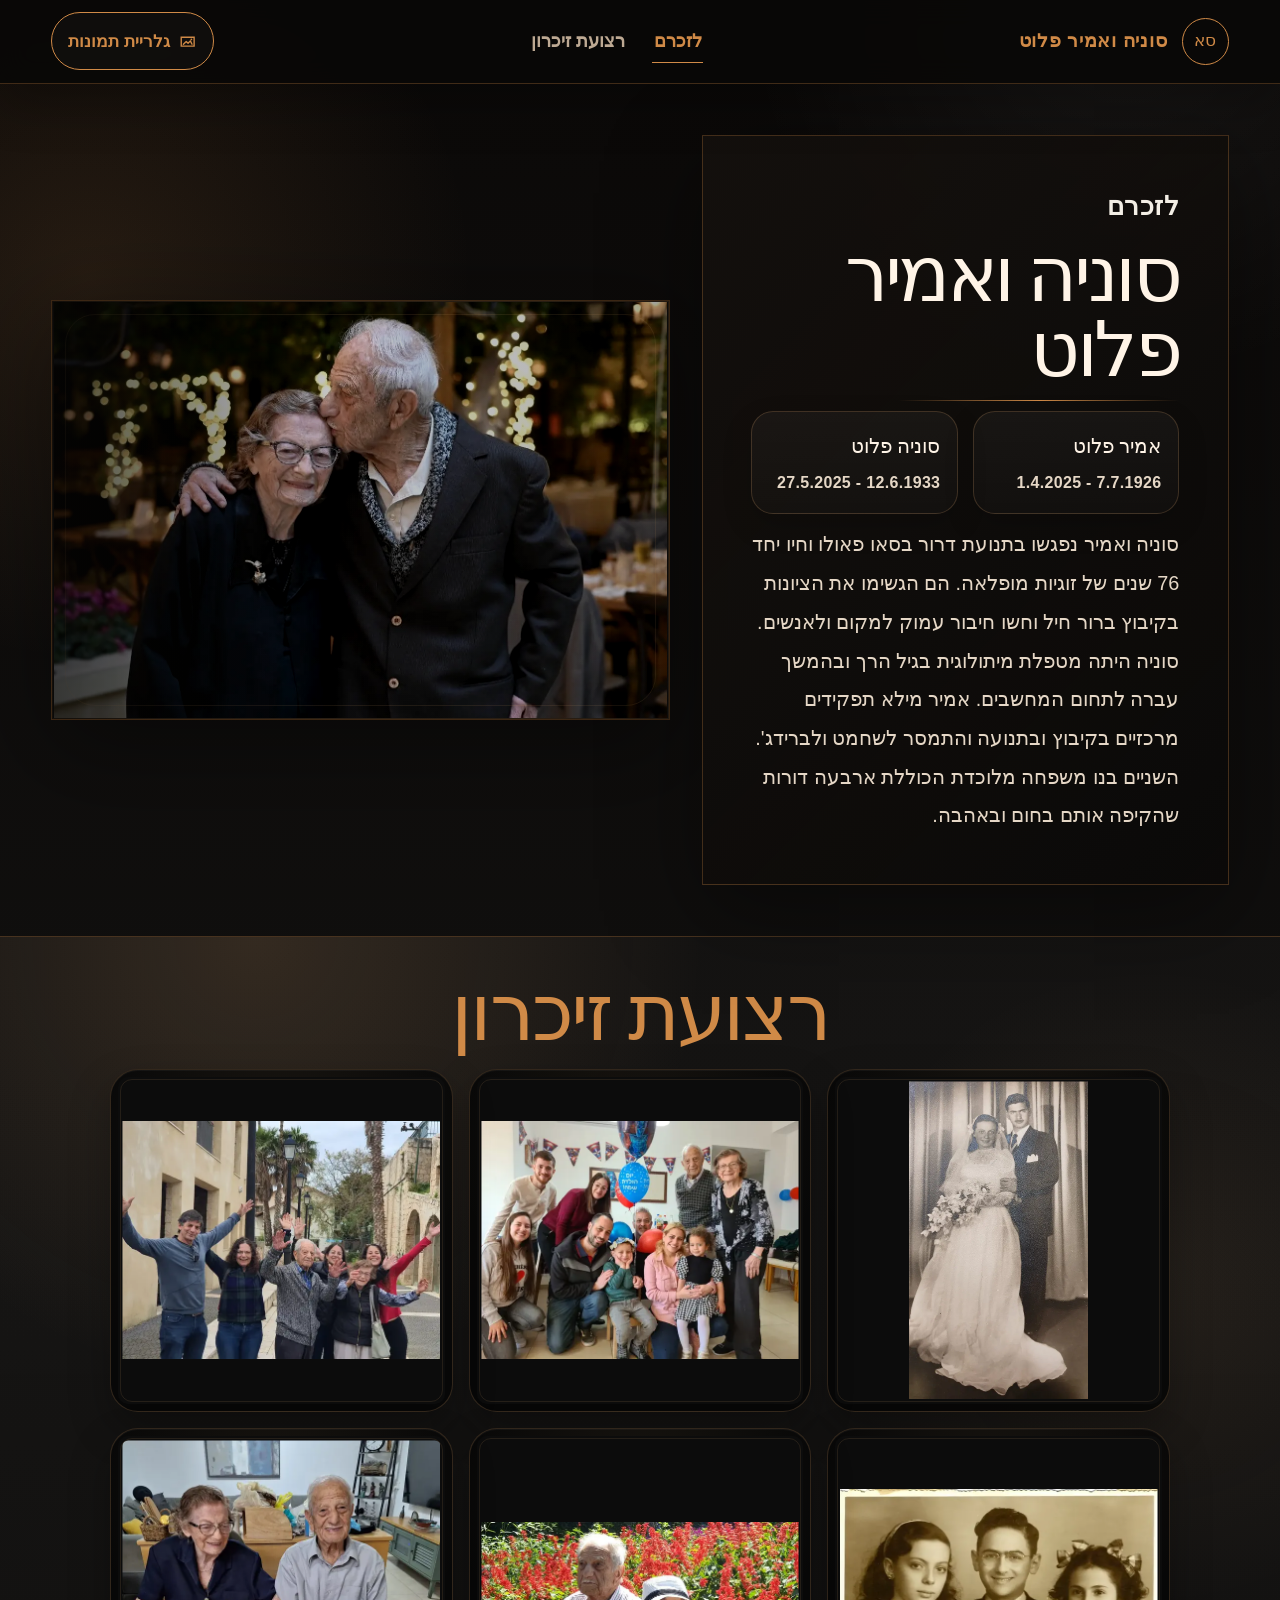
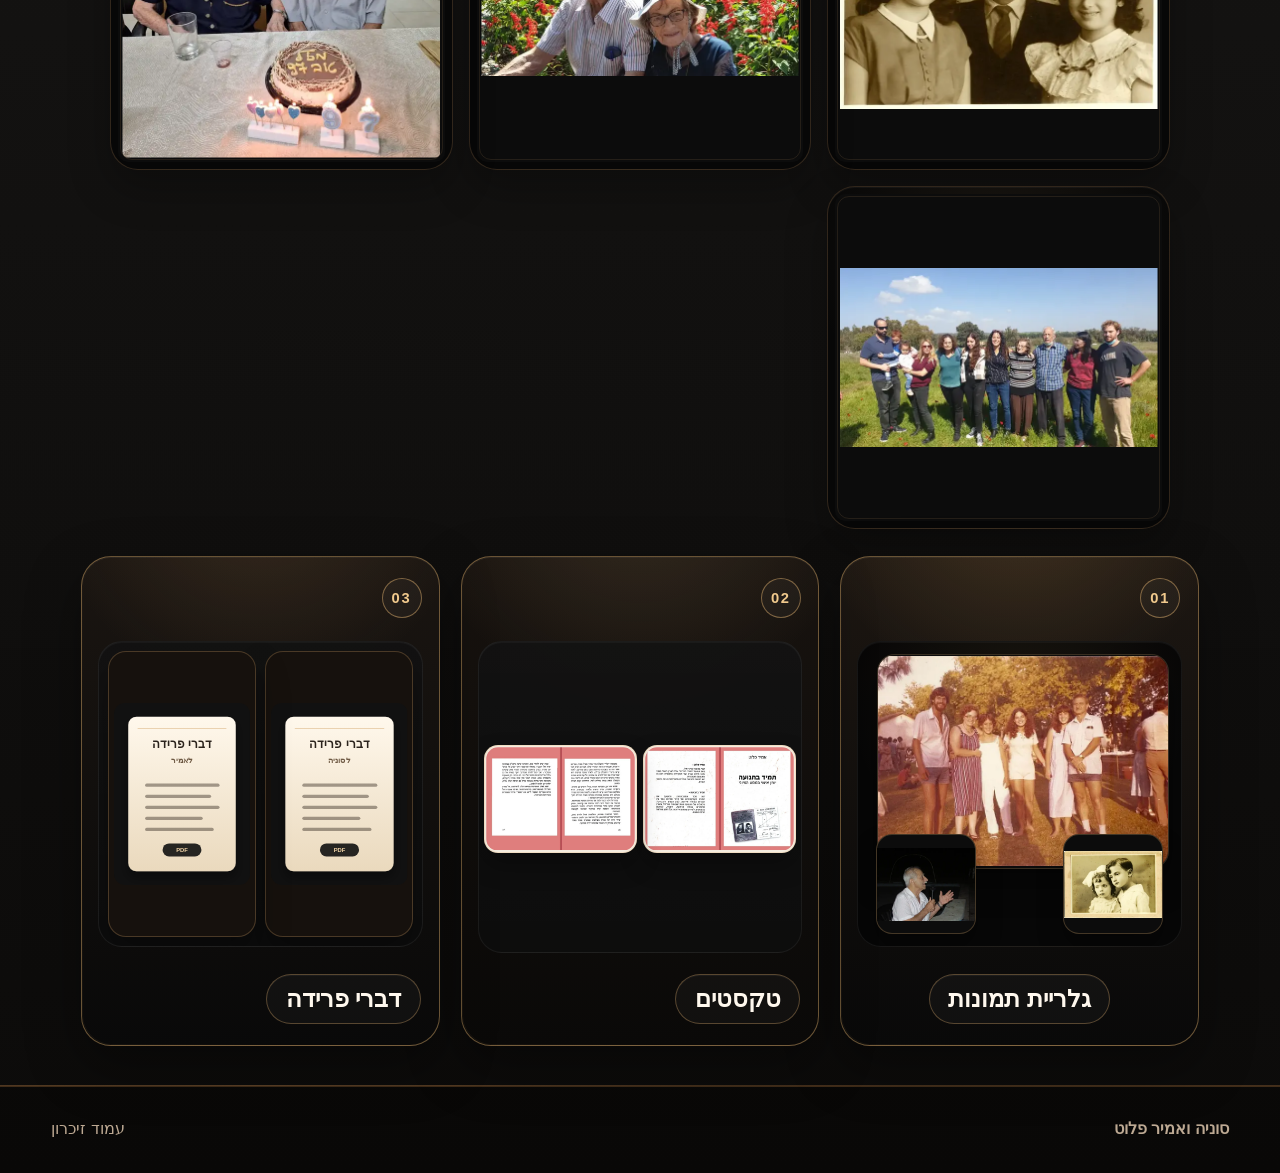
<file: index.html>
<!DOCTYPE html>
<html dir="rtl" lang="he">
<head>
  <meta charset="utf-8"/>
  <meta name="viewport" content="width=device-width, initial-scale=1"/>
  <title>סוניה ואמיר פלוט — עמוד זיכרון</title>
  <meta name="description" content="סוניה ואמיר נפגשו בתנועת דרור בסאו פאולו וחיו יחד 76 שנים של זוגיות מופלאה. הם הגשימו את הציונות בקיבוץ ברור חיל וחשו חיבור עמוק למקום ולאנשים."/>
  <meta property="og:type" content="website" />
  <meta property="og:title" content="סוניה ואמיר פלוט — עמוד זיכרון" />
  <meta property="og:description" content="סוניה ואמיר נפגשו בתנועת דרור בסאו פאולו וחיו יחד 76 שנים של זוגיות מופלאה. הם הגשימו את הציונות בקיבוץ ברור חיל." />
  <meta property="og:image" content="https://chengolz.github.io/gersh123/assets/shared-webp/photo-24.webp" />
  <meta property="og:url" content="https://chengolz.github.io/gersh123/index.html" />
  <meta name="twitter:card" content="summary_large_image" />
  <meta name="twitter:title" content="סוניה ואמיר פלוט — עמוד זיכרון" />
  <meta name="twitter:description" content="סוניה ואמיר נפגשו בתנועת דרור בסאו פאולו וחיו יחד 76 שנים של זוגיות מופלאה. הם הגשימו את הציונות בקיבוץ ברור חיל." />
  <meta name="twitter:image" content="https://chengolz.github.io/gersh123/assets/shared-webp/photo-24.webp" />
  <link rel="stylesheet" href="assets/css/site.css"/>
  <script defer src="assets/js/site.js"></script>
</head>
<body class="theme-museum final-black-page">
<div class="site-shell">
  <a class="skip-link" href="#main">דילוג לתוכן המרכזי</a>
  <header class="site-header">
    <a class="brand" href="index.html" aria-label="דף הבית">
      <span class="brand-mark">סא</span>
      <span>סוניה ואמיר פלוט</span>
    </a>
    <nav class="site-nav" aria-label="ניווט ראשי">
      <a href="#hero" class="is-active">לזכרם</a>
      <a href="#ribbon">רצועת זיכרון</a>
    </nav>
    <a class="header-cta" href="gallery.html">
      <svg aria-hidden="true" focusable="false" viewBox="0 0 24 24"><path d="M4 6.5h16v11H4z" fill="none" stroke="currentColor" stroke-width="1.7"></path><path d="m6.7 15.2 3.5-3.4 2.3 2.2 2.8-3 2.1 4.2" fill="none" stroke="currentColor" stroke-linecap="round" stroke-linejoin="round" stroke-width="1.7"></path><circle cx="16.6" cy="9.2" fill="currentColor" r="1.1"></circle></svg>
      גלריית תמונות
    </a>
  </header>

  <main id="main" tabindex="-1">
    <section class="museum-hero hero-clean" id="hero" aria-labelledby="hero-title">
      <div class="museum-copy">
        <p class="eyebrow">לזכרם</p>
        <h1 id="hero-title">סוניה ואמיר פלוט</h1>
        <div aria-hidden="true" class="gold-line"></div>
        <div class="date-pair hero-dates-first">
          <div class="date-chip"><strong>אמיר פלוט</strong><span><time datetime="1926-07-07">7.7.1926</time> - <time datetime="2025-04-01">1.4.2025</time></span></div>
          <div class="date-chip"><strong>סוניה פלוט</strong><span><time datetime="1933-06-12">12.6.1933</time> - <time datetime="2025-05-27">27.5.2025</time></span></div>
        </div>
        <p class="lead unified-lead">סוניה ואמיר נפגשו בתנועת דרור בסאו פאולו וחיו יחד 76 שנים של זוגיות מופלאה. הם הגשימו את הציונות בקיבוץ ברור חיל וחשו חיבור עמוק למקום ולאנשים. סוניה היתה מטפלת מיתולוגית בגיל הרך ובהמשך עברה לתחום המחשבים. אמיר מילא תפקידים מרכזיים בקיבוץ ובתנועה והתמסר לשחמט ולברידג'. השניים בנו משפחה מלוכדת הכוללת ארבעה דורות שהקיפה אותם בחום ובאהבה.</p>
      </div>
      <div class="museum-cover">
        <figure class="photo-cover hero-photo ornate-frame" data-full="assets/shared-webp/photo-24.webp" tabindex="0" role="button" aria-label="הגדל תמונה: סוניה ואמיר יחד">
          <img src="assets/shared-webp/photo-24.webp" alt="סוניה ואמיר יחד" width="1275" height="866" loading="eager" decoding="async"/></figure>
</div>
    </section>

    <section id="ribbon" class="section ribbon-cards-section memory-hub-section" aria-labelledby="ribbon-title">
      <div class="container">
        <div class="section-heading">
          <h2 id="ribbon-title" class="section-title">רצועת זיכרון</h2>
        </div>
        <ul class="memory-strip-photos" aria-label="תמונות נבחרות מתוך האלבום">
          <li class="memory-strip-item"><figure class="memory-photo-small memory-item ornate-frame photo-cover fixed-wedding-photo">
            <img src="assets/shared-webp/photo-14.webp" alt="תמונת חתונה של סוניה ואמיר" width="619" height="1100" loading="lazy" decoding="async"/>
          </figure></li>
          <li class="memory-strip-item"><figure class="memory-photo-small memory-item ornate-frame photo-cover" data-full="assets/shared-webp/photo-11.webp" tabindex="0" role="button" aria-label="הגדל תמונה: מפגש משפחתי רחב">
            <img src="assets/thumbs-webp/photo-11.webp" alt="מפגש משפחתי רחב" width="640" height="480" loading="lazy" decoding="async"/>
          </figure></li>
          <li class="memory-strip-item"><figure class="memory-photo-small memory-item ornate-frame photo-cover" data-full="assets/shared-webp/photo-17.webp" tabindex="0" role="button" aria-label="הגדל תמונה: משפחה מטיילת יחד">
            <img src="assets/thumbs-webp/photo-17.webp" alt="משפחה מטיילת יחד" width="640" height="480" loading="lazy" decoding="async"/>
          </figure></li>
          <li class="memory-strip-item"><figure class="memory-photo-small memory-item ornate-frame photo-cover" data-full="assets/shared-webp/photo-19.webp" tabindex="0" role="button" aria-label="הגדל תמונה: דיוקן משפחתי ישן">
            <img src="assets/thumbs-webp/photo-19.webp" alt="דיוקן משפחתי ישן" width="640" height="443" loading="lazy" decoding="async"/>
          </figure></li>
          <li class="memory-strip-item"><figure class="memory-photo-small memory-item ornate-frame photo-cover" data-full="assets/shared-webp/photo-10.webp" tabindex="0" role="button" aria-label="הגדל תמונה: סוניה ואמיר בטיול משותף">
            <img src="assets/thumbs-webp/photo-10.webp" alt="סוניה ואמיר בטיול משותף" width="640" height="502" loading="lazy" decoding="async"/>
          </figure></li>
          <li class="memory-strip-item"><figure class="memory-photo-small memory-item ornate-frame photo-cover" data-full="assets/shared-webp/photo-13.webp" tabindex="0" role="button" aria-label="הגדל תמונה: חגיגה משפחתית">
            <img src="assets/thumbs-webp/photo-13.webp" alt="חגיגה משפחתית" width="640" height="480" loading="lazy" decoding="async"/>
          </figure></li>
          <li class="memory-strip-item"><figure class="memory-photo-small memory-item ornate-frame photo-cover" data-full="assets/shared-webp/photo-16.webp" tabindex="0" role="button" aria-label="הגדל תמונה: רגע משפחתי משותף">
            <img src="assets/thumbs-webp/photo-16.webp" alt="רגע משפחתי משותף" width="640" height="360" loading="lazy" decoding="async"/>
          </figure></li>
        </ul>

        <div class="memory-actions-center atelier-ribbon-grid" aria-label="קישורים מרכזיים">
          <a class="memory-tile action-tile memory-item atelier-card atelier-gallery-card" href="gallery.html">
            <div class="atelier-card-top">
              <span class="atelier-index" aria-hidden="true">01</span>
            </div>
            <div class="atelier-preview atelier-gallery-preview" aria-hidden="true">
              <img class="atelier-gallery-main" src="assets/thumbs-webp/photo-18.webp" alt="" width="640" height="464" loading="lazy" decoding="async"/>
              <img class="atelier-gallery-thumb thumb-a" src="assets/thumbs-webp/photo-20.webp" alt="" width="640" height="435" loading="lazy" decoding="async"/>
              <img class="atelier-gallery-thumb thumb-b" src="assets/thumbs-webp/photo-21.webp" alt="" width="640" height="480" loading="lazy" decoding="async"/>
            </div>
            <div class="atelier-card-bottom">
              <span class="atelier-card-title">גלריית תמונות</span>
            </div>
          </a>

          <button type="button" class="memory-tile action-tile memory-item atelier-card atelier-texts-card" data-modal-target="texts-modal" aria-controls="texts-modal" aria-expanded="false">
            <div class="atelier-card-top">
              <span class="atelier-index" aria-hidden="true">02</span>
            </div>
            <div class="atelier-preview atelier-pages-preview" aria-hidden="true">
              <img src="assets/texts/photo-25.webp" alt="" width="1040" height="720" loading="lazy" decoding="async"/>
              <img src="assets/texts/photo-26.webp" alt="" width="1040" height="720" loading="lazy" decoding="async"/>
            </div>
            <div class="atelier-card-bottom">
              <span class="atelier-card-title">טקסטים</span>
            </div>
          </button>

          <button type="button" class="memory-tile action-tile memory-item atelier-card atelier-farewell-card" data-modal-target="farewell-modal" aria-controls="farewell-modal" aria-expanded="false">
            <div class="atelier-card-top">
              <span class="atelier-index" aria-hidden="true">03</span>
            </div>
            <div class="atelier-preview atelier-docs-preview" aria-hidden="true">
              <img class="doc-a" src="assets/docs/farewell-sonia-preview.svg" alt="" width="420" height="560" loading="lazy" decoding="async"/>
              <img class="doc-b" src="assets/docs/farewell-amir-preview.svg" alt="" width="420" height="560" loading="lazy" decoding="async"/>
            </div>
            <div class="atelier-card-bottom">
              <span class="atelier-card-title">דברי פרידה</span>
            </div>
          </button>
        </div></div>
    </section>
  </main>

  <footer class="footer">
    <div class="footer-inner">
      <strong>סוניה ואמיר פלוט</strong>
      <span>עמוד זיכרון</span>
    </div>
  </footer>
  <dialog class="memory-modal" id="texts-modal" aria-labelledby="texts-title">
    <div class="memory-modal-dialog" role="dialog" aria-modal="true" aria-labelledby="texts-title">
      <button type="button" class="memory-modal-close" data-modal-close aria-label="סגירה"><svg aria-hidden="true" fill="none" viewBox="0 0 24 24"><path d="M6 6l12 12M18 6 6 18" stroke="currentColor" stroke-linecap="round" stroke-width="2"></path></svg></button>
      <div class="memory-modal-head"><h3 id="texts-title">טקסטים</h3></div>
      <div class="memory-modal-grid writings-modal-grid">
        <figure class="photo-frame photo-contain ornate-frame writing-card" data-full="assets/texts/photo-25.webp" tabindex="0" role="button" aria-label="הגדל תמונה: מכתביו עמוד ראשון"><img src="assets/texts/photo-25.webp" alt="מכתביו עמוד ראשון" width="640" height="443" loading="lazy" decoding="async"/><figcaption class="caption-bar"><strong>מכתביו</strong><span>עמוד ראשון</span></figcaption></figure>
        <figure class="photo-frame photo-contain ornate-frame writing-card" data-full="assets/texts/photo-26.webp" tabindex="0" role="button" aria-label="הגדל תמונה: מכתביו עמוד שני"><img src="assets/texts/photo-26.webp" alt="מכתביו עמוד שני" width="640" height="443" loading="lazy" decoding="async"/><figcaption class="caption-bar"><strong>מכתביו</strong><span>עמוד שני</span></figcaption></figure>
      </div>
    
      <div class="transcript-tools" data-transcript-wrapper>
        <button type="button" class="transcript-toggle" data-transcript-toggle aria-expanded="false" aria-controls="letters-transcript">
          הצג טקסט מוקלד
        </button>
        <div class="transcript-panel" id="letters-transcript" hidden>
          <h4>תעתיק נגיש לעמודים המוצגים</h4>
          <p><strong>אמיר פלוט</strong> — חבר בקיבוץ ברור חיל. בוגר תנועת “דרור” בברזיל. עלה לארץ בשנת 1952 ומאז מילא שורה של תפקידים במסגרת הקיבוץ והתנועה הקיבוצית. יצא מטעם התנועה והמדינה לשליחויות רבות ברחבי העולם.</p>
          <p><strong>תמיד בתנועה</strong> — ספר אוטוביוגרפי המשקף את החוויה הקולקטיבית של דור השומר הצעיר, בין ההורים במזרח אירופה לבין הבנים “הצברים”. הספר מתאר את התנועה ההתיישבותית בברזיל ובארץ בצורה מרתקת, חיננית, לעיתים בגעגועים, לעיתים במעט אירוניה, וכל הזמן בהרבה אהבה.</p>
          <p><strong>תמיד בתנועה — יומן אישי במסע הציוני.</strong></p>
        </div>
      </div>

    </div>
  </dialog>

  <dialog class="memory-modal" id="farewell-modal" aria-labelledby="farewell-title">
    <div class="memory-modal-dialog" role="dialog" aria-modal="true" aria-labelledby="farewell-title">
      <button type="button" class="memory-modal-close" data-modal-close aria-label="סגירה"><svg aria-hidden="true" fill="none" viewBox="0 0 24 24"><path d="M6 6l12 12M18 6 6 18" stroke="currentColor" stroke-linecap="round" stroke-width="2"></path></svg></button>
      <div class="memory-modal-head"><h3 id="farewell-title">דברי פרידה</h3></div>
      <div class="memory-modal-grid doc-grid modal-doc-grid">
        <a class="doc-card refined-card" href="assets/docs/farewell-sonia.pdf" target="_blank" rel="noopener noreferrer">
          <span class="doc-ico"><svg aria-hidden="true" focusable="false" viewBox="0 0 24 24"><path d="M6 3.5h8l4 4v13H6z" fill="none" stroke="currentColor" stroke-width="1.7"></path><path d="M14 3.5v4h4M8.5 12h7M8.5 15h7M8.5 18h4" fill="none" stroke="currentColor" stroke-linecap="round" stroke-width="1.7"></path></svg></span>
          <strong>דברי פרידה לסוניה</strong>
          <h3>אורלי בתה</h3>
          <p>לפתיחת המסמך המלא</p>
        </a>
        <a class="doc-card refined-card" href="assets/docs/farewell-amir.pdf" target="_blank" rel="noopener noreferrer">
          <span class="doc-ico"><svg aria-hidden="true" focusable="false" viewBox="0 0 24 24"><path d="M6 3.5h8l4 4v13H6z" fill="none" stroke="currentColor" stroke-width="1.7"></path><path d="M14 3.5v4h4M8.5 12h7M8.5 15h7M8.5 18h4" fill="none" stroke="currentColor" stroke-linecap="round" stroke-width="1.7"></path></svg></span>
          <strong>דברי פרידה לאמיר</strong>
          <h3>עודד בנו</h3>
          <p>לפתיחת המסמך המלא</p>
        </a>
      </div>
    </div>
  </dialog>

  <dialog class="lightbox" data-lightbox aria-label="תצוגת תמונה מוגדלת">
    <button type="button" class="lightbox-close" data-lightbox-close aria-label="סגירת תמונה">
      <svg aria-hidden="true" fill="none" viewBox="0 0 24 24"><path d="M6 6l12 12M18 6 6 18" stroke="currentColor" stroke-linecap="round" stroke-width="2"></path></svg>
    </button>
    <img data-lightbox-img alt="תמונה מוגדלת מתוך אלבום הזיכרון" loading="lazy" decoding="async"/>
  </dialog>

  <button type="button" class="back-to-top" data-back-to-top aria-label="חזרה לראש העמוד">
    <span aria-hidden="true">↑</span>
  </button>

</div>
</body>
</html>
</file>
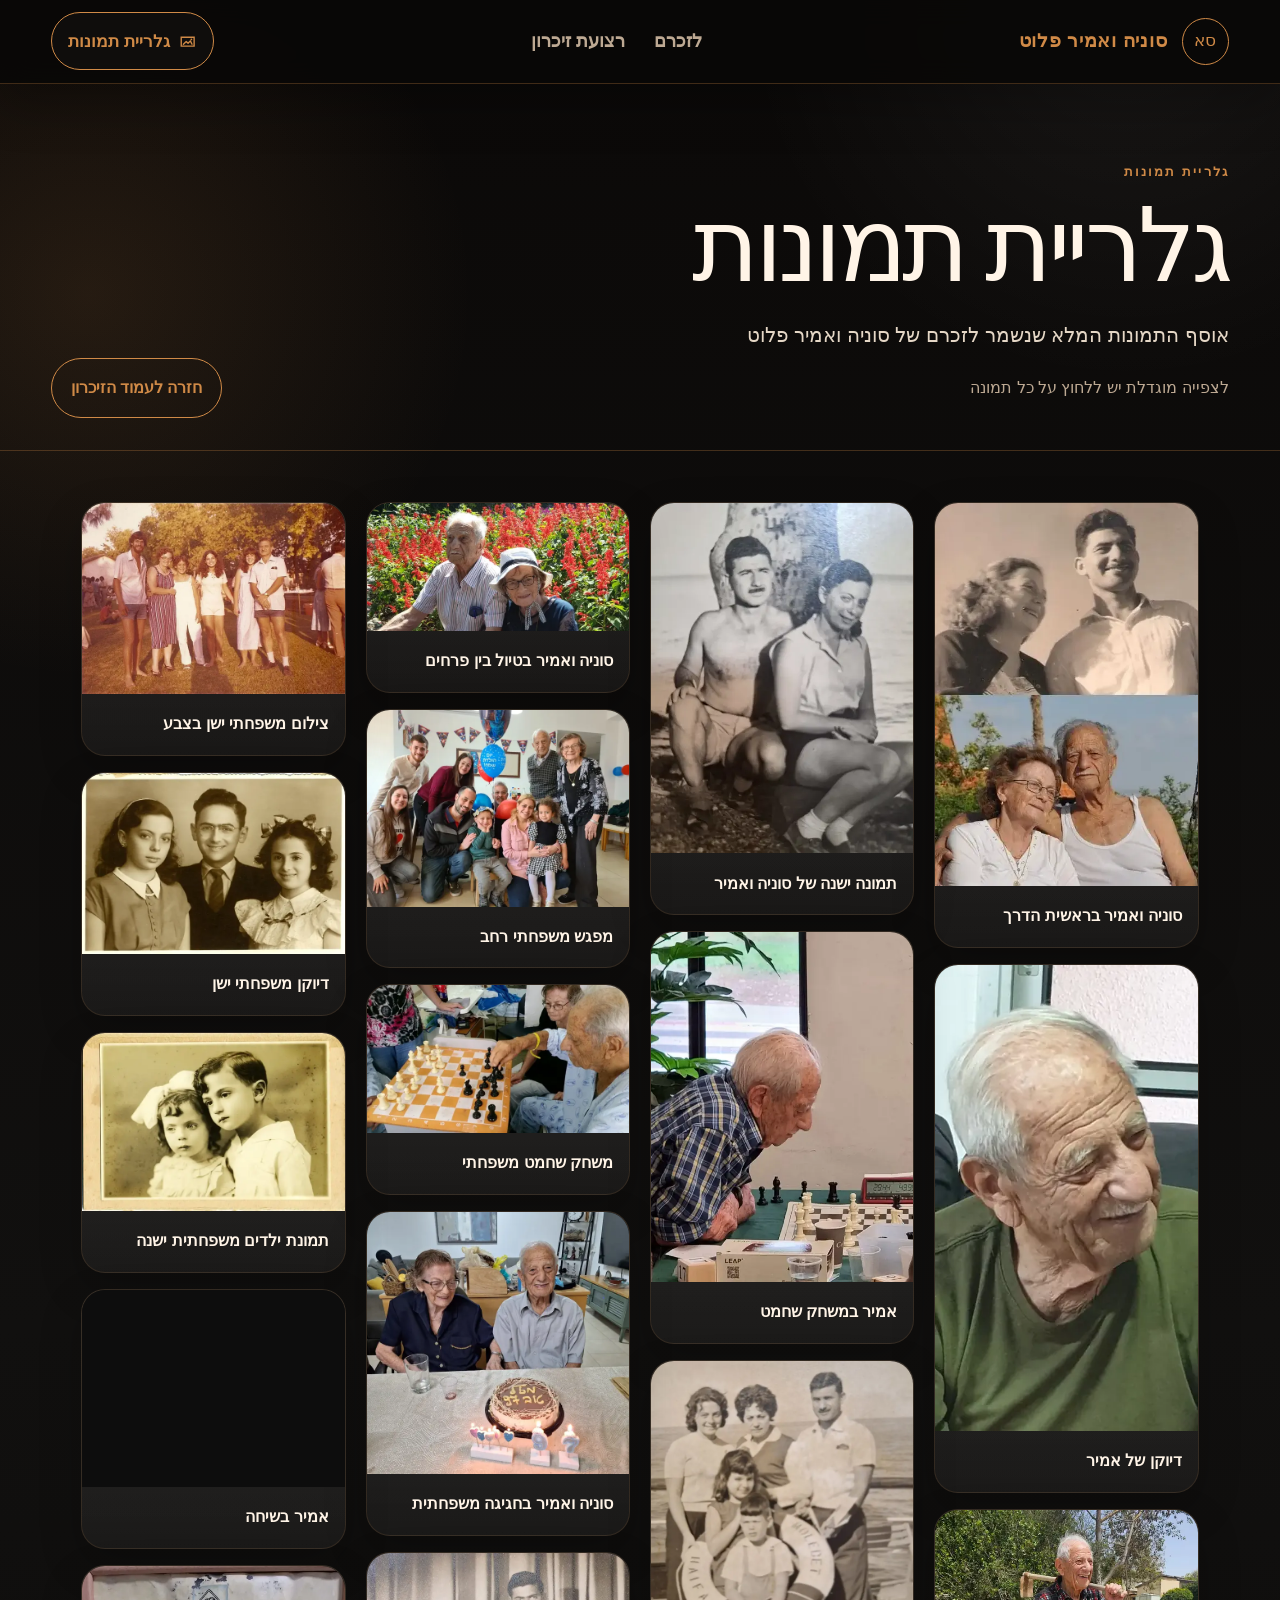
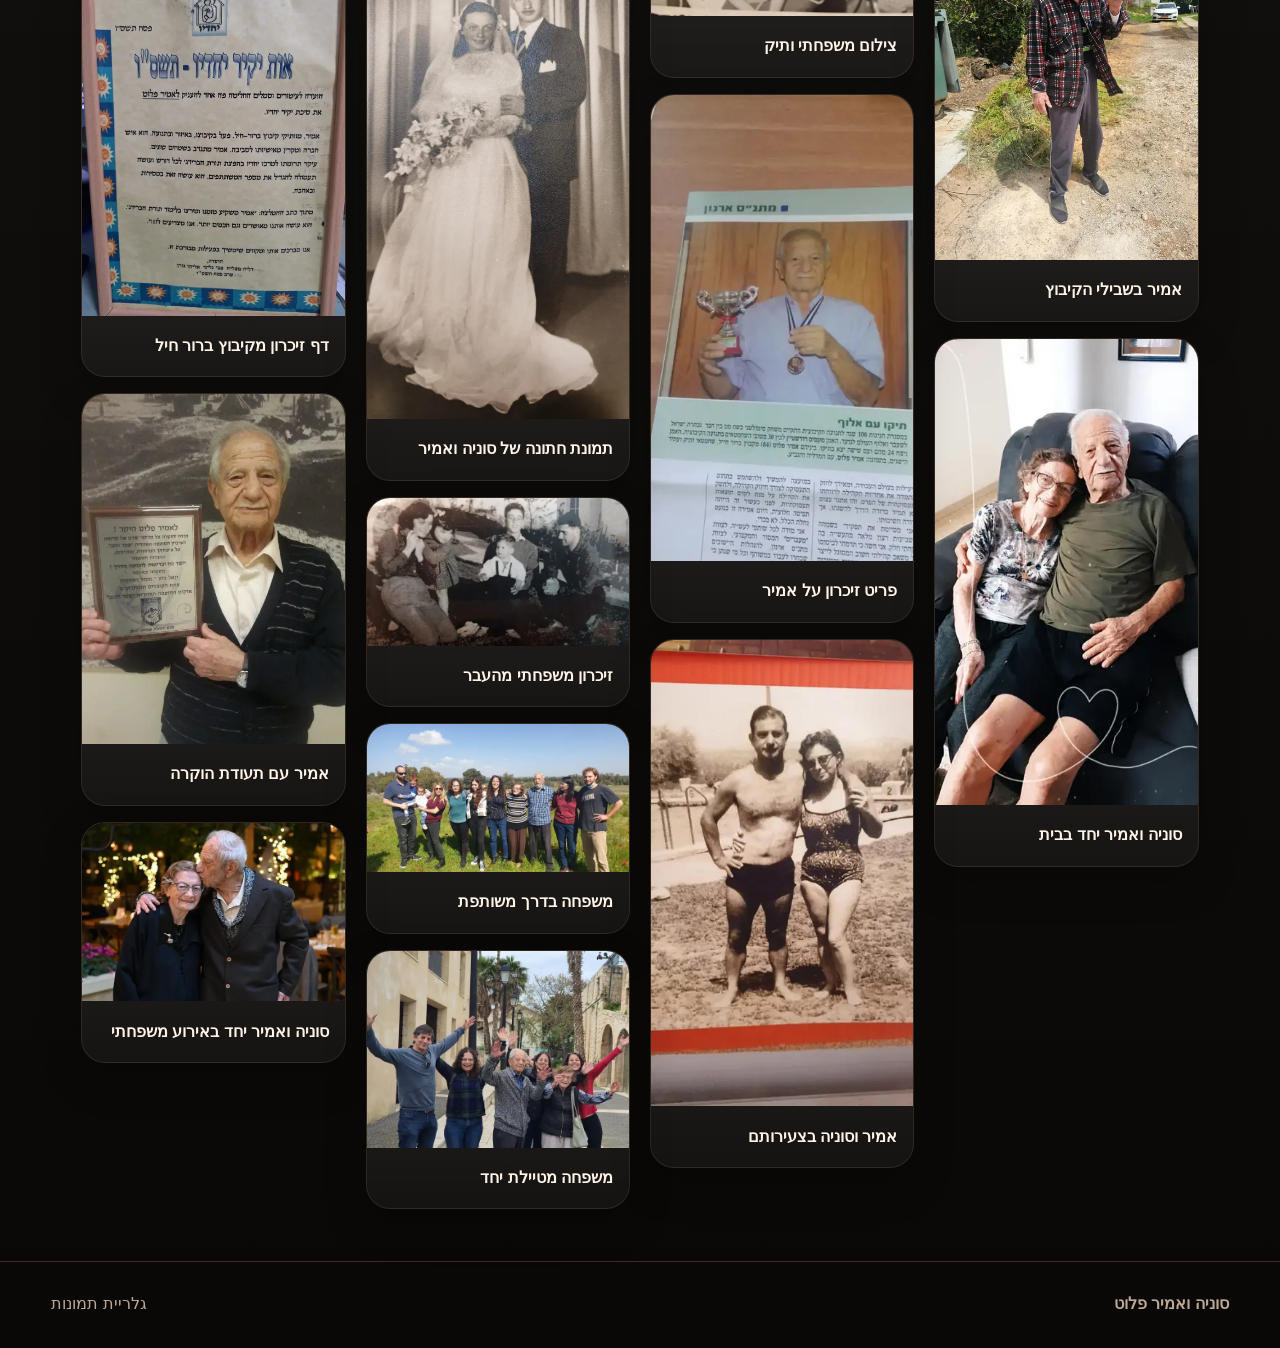
<file: gallery.html>
<!DOCTYPE html>
<html dir="rtl" lang="he">
<head>
  <meta charset="utf-8"/>
  <meta name="viewport" content="width=device-width, initial-scale=1"/>
  <title>סוניה ואמיר פלוט — גלריית תמונות</title>
  <meta name="description" content="גלריית התמונות המלאה מתוך עמוד הזיכרון של סוניה ואמיר פלוט."/>
  <meta property="og:type" content="website" />
  <meta property="og:title" content="סוניה ואמיר פלוט — גלריית תמונות" />
  <meta property="og:description" content="גלריית התמונות המלאה מתוך עמוד הזיכרון של סוניה ואמיר פלוט." />
  <meta property="og:image" content="https://chengolz.github.io/gersh123/assets/shared-webp/photo-24.webp" />
  <meta property="og:url" content="https://chengolz.github.io/gersh123/gallery.html" />
  <meta name="twitter:card" content="summary_large_image" />
  <meta name="twitter:title" content="סוניה ואמיר פלוט — גלריית תמונות" />
  <meta name="twitter:description" content="גלריית התמונות המלאה מתוך עמוד הזיכרון של סוניה ואמיר פלוט." />
  <meta name="twitter:image" content="https://chengolz.github.io/gersh123/assets/shared-webp/photo-24.webp" />
  <link rel="stylesheet" href="assets/css/site.css"/>
  <script defer src="assets/js/site.js"></script>
</head>
<body class="theme-museum final-black-page">
<div class="site-shell">
  <a class="skip-link" href="#main">דילוג לתוכן המרכזי</a>

  <header class="site-header">
    <a class="brand" href="index.html" aria-label="דף הבית">
      <span class="brand-mark">סא</span>
      <span>סוניה ואמיר פלוט</span>
    </a>
    <nav class="site-nav" aria-label="ניווט ראשי">
      <a href="index.html#hero">לזכרם</a>
      <a href="index.html#ribbon">רצועת זיכרון</a>
    </nav>
    <a class="header-cta" href="gallery.html" aria-current="page">
      <svg aria-hidden="true" focusable="false" viewBox="0 0 24 24"><path d="M4 6.5h16v11H4z" fill="none" stroke="currentColor" stroke-width="1.7"></path><path d="m6.7 15.2 3.5-3.4 2.3 2.2 2.8-3 2.1 4.2" fill="none" stroke="currentColor" stroke-linecap="round" stroke-linejoin="round" stroke-width="1.7"></path><circle cx="16.6" cy="9.2" fill="currentColor" r="1.1"></circle></svg>
      גלריית תמונות
    </a>
  </header>

  <main id="main" tabindex="-1">
    <section class="gallery-hero clean-gallery-hero">
      <div class="gallery-hero-inner">
        <div>
          <p class="eyebrow">גלריית תמונות</p>
          <h1>גלריית תמונות</h1>
          <p class="lead">אוסף התמונות המלא שנשמר לזכרם של סוניה ואמיר פלוט</p>
          <p class="muted">לצפייה מוגדלת יש ללחוץ על כל תמונה</p>
        </div>
        <div class="gallery-actions">
          <a class="btn secondary" href="index.html">חזרה לעמוד הזיכרון</a>
        </div>
      </div>
    </section>

    <section aria-label="גלריית תמונות מלאה" class="container gallery-masonry refined-gallery-masonry">
      <figure class="gallery-card memory-item refined-gallery-card" data-full="assets/shared-webp/photo-01.webp" tabindex="0" role="button" aria-label="הגדל תמונה: סוניה ואמיר בראשית הדרך"><img src="assets/thumbs-webp/photo-01.webp" alt="סוניה ואמיר בראשית הדרך" width="439" height="640" loading="eager" decoding="async"/><figcaption>סוניה ואמיר בראשית הדרך</figcaption></figure>
      <figure class="gallery-card memory-item refined-gallery-card" data-full="assets/shared-webp/photo-02.webp" tabindex="0" role="button" aria-label="הגדל תמונה: דיוקן של אמיר"><img src="assets/thumbs-webp/photo-02.webp" alt="דיוקן של אמיר" width="360" height="640" loading="eager" decoding="async"/><figcaption>דיוקן של אמיר</figcaption></figure>
      <figure class="gallery-card memory-item refined-gallery-card" data-full="assets/shared-webp/photo-03.webp" tabindex="0" role="button" aria-label="הגדל תמונה: אמיר בשבילי הקיבוץ"><img src="assets/thumbs-webp/photo-03.webp" alt="אמיר בשבילי הקיבוץ" width="480" height="640" loading="eager" decoding="async"/><figcaption>אמיר בשבילי הקיבוץ</figcaption></figure>
      <figure class="gallery-card memory-item refined-gallery-card" data-full="assets/shared-webp/photo-04.webp" tabindex="0" role="button" aria-label="הגדל תמונה: סוניה ואמיר יחד בבית"><img src="assets/thumbs-webp/photo-04.webp" alt="סוניה ואמיר יחד בבית" width="360" height="640" loading="eager" decoding="async"/><figcaption>סוניה ואמיר יחד בבית</figcaption></figure>
      <figure class="gallery-card memory-item refined-gallery-card" data-full="assets/shared-webp/photo-05.webp" tabindex="0" role="button" aria-label="הגדל תמונה: תמונה ישנה של סוניה ואמיר"><img src="assets/thumbs-webp/photo-05.webp" alt="תמונה ישנה של סוניה ואמיר" width="480" height="640" loading="eager" decoding="async"/><figcaption>תמונה ישנה של סוניה ואמיר</figcaption></figure>
      <figure class="gallery-card memory-item refined-gallery-card" data-full="assets/shared-webp/photo-06.webp" tabindex="0" role="button" aria-label="הגדל תמונה: אמיר במשחק שחמט"><img src="assets/thumbs-webp/photo-06.webp" alt="אמיר במשחק שחמט" width="480" height="640" loading="eager" decoding="async"/><figcaption>אמיר במשחק שחמט</figcaption></figure>
      <figure class="gallery-card memory-item refined-gallery-card" data-full="assets/shared-webp/photo-07.webp" tabindex="0" role="button" aria-label="הגדל תמונה: צילום משפחתי ותיק"><img src="assets/thumbs-webp/photo-07.webp" alt="צילום משפחתי ותיק" width="640" height="622" loading="lazy" decoding="async"/><figcaption>צילום משפחתי ותיק</figcaption></figure>
      <figure class="gallery-card memory-item refined-gallery-card" data-full="assets/shared-webp/photo-08.webp" tabindex="0" role="button" aria-label="הגדל תמונה: פריט זיכרון על אמיר"><img src="assets/thumbs-webp/photo-08.webp" alt="פריט זיכרון על אמיר" width="360" height="640" loading="lazy" decoding="async"/><figcaption>פריט זיכרון על אמיר</figcaption></figure>
      <figure class="gallery-card memory-item refined-gallery-card" data-full="assets/shared-webp/photo-09.webp" tabindex="0" role="button" aria-label="הגדל תמונה: אמיר וסוניה בצעירותם"><img src="assets/thumbs-webp/photo-09.webp" alt="אמיר וסוניה בצעירותם" width="360" height="640" loading="lazy" decoding="async"/><figcaption>אמיר וסוניה בצעירותם</figcaption></figure>
      <figure class="gallery-card memory-item refined-gallery-card" data-full="assets/shared-webp/photo-10.webp" tabindex="0" role="button" aria-label="הגדל תמונה: סוניה ואמיר בטיול בין פרחים"><img src="assets/thumbs-webp/photo-10.webp" alt="סוניה ואמיר בטיול בין פרחים" width="640" height="311" loading="lazy" decoding="async"/><figcaption>סוניה ואמיר בטיול בין פרחים</figcaption></figure>
      <figure class="gallery-card memory-item refined-gallery-card" data-full="assets/shared-webp/photo-11.webp" tabindex="0" role="button" aria-label="הגדל תמונה: מפגש משפחתי רחב"><img src="assets/thumbs-webp/photo-11.webp" alt="מפגש משפחתי רחב" width="640" height="480" loading="lazy" decoding="async"/><figcaption>מפגש משפחתי רחב</figcaption></figure>
      <figure class="gallery-card memory-item refined-gallery-card" data-full="assets/shared-webp/photo-12.webp" tabindex="0" role="button" aria-label="הגדל תמונה: משחק שחמט משפחתי"><img src="assets/thumbs-webp/photo-12.webp" alt="משחק שחמט משפחתי" width="640" height="360" loading="lazy" decoding="async"/><figcaption>משחק שחמט משפחתי</figcaption></figure>
      <figure class="gallery-card memory-item refined-gallery-card" data-full="assets/shared-webp/photo-13.webp" tabindex="0" role="button" aria-label="הגדל תמונה: סוניה ואמיר בחגיגה משפחתית"><img src="assets/thumbs-webp/photo-13.webp" alt="סוניה ואמיר בחגיגה משפחתית" width="640" height="640" loading="lazy" decoding="async"/><figcaption>סוניה ואמיר בחגיגה משפחתית</figcaption></figure>
      <figure class="gallery-card memory-item refined-gallery-card fixed-wedding-photo"><img src="assets/shared-webp/photo-14.webp" alt="תמונת חתונה של סוניה ואמיר" width="619" height="1100" loading="lazy" decoding="async"/><figcaption>תמונת חתונה של סוניה ואמיר</figcaption></figure>
      <figure class="gallery-card memory-item refined-gallery-card" data-full="assets/shared-webp/photo-15.webp" tabindex="0" role="button" aria-label="הגדל תמונה: זיכרון משפחתי מהעבר"><img src="assets/thumbs-webp/photo-15.webp" alt="זיכרון משפחתי מהעבר" width="640" height="360" loading="lazy" decoding="async"/><figcaption>זיכרון משפחתי מהעבר</figcaption></figure>
      <figure class="gallery-card memory-item refined-gallery-card" data-full="assets/shared-webp/photo-16.webp" tabindex="0" role="button" aria-label="הגדל תמונה: משפחה בדרך משותפת"><img src="assets/thumbs-webp/photo-16.webp" alt="משפחה בדרך משותפת" width="640" height="360" loading="lazy" decoding="async"/><figcaption>משפחה בדרך משותפת</figcaption></figure>
      <figure class="gallery-card memory-item refined-gallery-card" data-full="assets/shared-webp/photo-17.webp" tabindex="0" role="button" aria-label="הגדל תמונה: משפחה מטיילת יחד"><img src="assets/thumbs-webp/photo-17.webp" alt="משפחה מטיילת יחד" width="640" height="480" loading="lazy" decoding="async"/><figcaption>משפחה מטיילת יחד</figcaption></figure>
      <figure class="gallery-card memory-item refined-gallery-card" data-full="assets/shared-webp/photo-18.webp" tabindex="0" role="button" aria-label="הגדל תמונה: צילום משפחתי ישן בצבע"><img src="assets/thumbs-webp/photo-18.webp" alt="צילום משפחתי ישן בצבע" width="640" height="464" loading="lazy" decoding="async"/><figcaption>צילום משפחתי ישן בצבע</figcaption></figure>
      <figure class="gallery-card memory-item refined-gallery-card" data-full="assets/shared-webp/photo-19.webp" tabindex="0" role="button" aria-label="הגדל תמונה: דיוקן משפחתי ישן"><img src="assets/thumbs-webp/photo-19.webp" alt="דיוקן משפחתי ישן" width="640" height="443" loading="lazy" decoding="async"/><figcaption>דיוקן משפחתי ישן</figcaption></figure>
      <figure class="gallery-card memory-item refined-gallery-card" data-full="assets/shared-webp/photo-20.webp" tabindex="0" role="button" aria-label="הגדל תמונה: תמונת ילדים משפחתית ישנה"><img src="assets/thumbs-webp/photo-20.webp" alt="תמונת ילדים משפחתית ישנה" width="640" height="435" loading="lazy" decoding="async"/><figcaption>תמונת ילדים משפחתית ישנה</figcaption></figure>
      <figure class="gallery-card memory-item refined-gallery-card" data-full="assets/shared-webp/photo-21.webp" tabindex="0" role="button" aria-label="הגדל תמונה: אמיר בשיחה"><img src="assets/thumbs-webp/photo-21.webp" alt="אמיר בשיחה" width="640" height="480" loading="lazy" decoding="async"/><figcaption>אמיר בשיחה</figcaption></figure>
      <figure class="gallery-card memory-item refined-gallery-card" data-full="assets/shared-webp/photo-22.webp" tabindex="0" role="button" aria-label="הגדל תמונה: דף זיכרון מקיבוץ ברור חיל"><img src="assets/thumbs-webp/photo-22.webp" alt="דף זיכרון מקיבוץ ברור חיל" width="480" height="640" loading="lazy" decoding="async"/><figcaption>דף זיכרון מקיבוץ ברור חיל</figcaption></figure>
      <figure class="gallery-card memory-item refined-gallery-card" data-full="assets/shared-webp/photo-23.webp" tabindex="0" role="button" aria-label="הגדל תמונה: אמיר עם תעודת הוקרה"><img src="assets/thumbs-webp/photo-23.webp" alt="אמיר עם תעודת הוקרה" width="480" height="640" loading="lazy" decoding="async"/><figcaption>אמיר עם תעודת הוקרה</figcaption></figure>
      <figure class="gallery-card memory-item refined-gallery-card" data-full="assets/shared-webp/photo-24.webp" tabindex="0" role="button" aria-label="הגדל תמונה: סוניה ואמיר יחד באירוע משפחתי"><img src="assets/thumbs-webp/photo-24.webp" alt="סוניה ואמיר יחד באירוע משפחתי" width="640" height="435" loading="lazy" decoding="async"/><figcaption>סוניה ואמיר יחד באירוע משפחתי</figcaption></figure>
    </section>
  </main>

  <footer class="footer">
    <div class="footer-inner">
      <strong>סוניה ואמיר פלוט</strong>
      <span>גלריית תמונות</span>
    </div>
  </footer>

  <dialog class="lightbox" data-lightbox aria-label="תצוגת תמונה מוגדלת">
    <button type="button" class="lightbox-close" data-lightbox-close aria-label="סגירת תמונה">
      <svg aria-hidden="true" fill="none" viewBox="0 0 24 24"><path d="M6 6l12 12M18 6 6 18" stroke="currentColor" stroke-linecap="round" stroke-width="2"></path></svg>
    </button>
    <img data-lightbox-img alt="תמונה מוגדלת מתוך אלבום הזיכרון" loading="lazy" decoding="async"/>
  </dialog>

  <button type="button" class="back-to-top" data-back-to-top aria-label="חזרה לראש העמוד">
    <span aria-hidden="true">↑</span>
  </button>

</div>
</body>
</html>
</file>
<file: assets/css/site.css>
:root{
  color-scheme: dark;
  --serif: Georgia, 'Times New Roman', serif;
  --sans: Arial, 'Segoe UI', sans-serif;
  --pad: clamp(1rem, 4vw, 4.5rem);
  --content: 1220px;
  --radius: 24px;
  --radius-lg: 38px;
  --shadow: 0 26px 90px rgba(0,0,0,.42);
}
*{box-sizing:border-box}
html{scroll-behavior:smooth;scroll-padding-top:100px}
html.has-lightbox{overflow:hidden}
body{margin:0;direction:rtl;text-align:right;font-family:var(--sans);line-height:1.78;background:var(--bg);color:var(--text);overflow-x:hidden}
a{color:inherit;text-decoration:none}
img{display:block;max-inline-size:100%;block-size:auto}
button{font:inherit;color:inherit}
svg{inline-size:1.12em;block-size:1.12em;vertical-align:-.18em}
.skip-link{position:absolute;inset-block-start:.8rem;inset-inline-start:.8rem;z-index:1000;transform:translateY(-160%);padding:.75rem 1rem;border-radius:999px;background:#fff;color:#111;transition:transform .18s ease}.skip-link:focus{transform:translateY(0)}
.site-shell{min-block-size:100vh;background:var(--texture)}
.site-header{position:sticky;inset-block-start:0;z-index:60;display:grid;grid-template-columns:auto 1fr auto;gap:1rem;align-items:center;padding-block:.78rem;padding-inline:var(--pad);border-block-end:1px solid var(--line);background:rgba(var(--header-rgb),.94);backdrop-filter:blur(14px);box-shadow:0 18px 50px rgba(0,0,0,.28)}
.brand{display:inline-flex;align-items:center;gap:.82rem;color:var(--accent);font-weight:900;letter-spacing:.04em;white-space:nowrap}.brand-mark{inline-size:2.95rem;block-size:2.95rem;display:grid;place-items:center;border:1px solid currentColor;border-radius:50%;font-family:var(--serif);font-weight:400;letter-spacing:0}.brand small{display:block;color:var(--muted);font-size:.72rem;font-weight:700;letter-spacing:0;line-height:1.2}.site-nav{display:flex;justify-content:center;align-items:center;gap:clamp(.65rem,2vw,2rem);color:var(--muted);font-weight:800}.site-nav a{position:relative;padding:.48rem .08rem}.site-nav a::after{content:'';position:absolute;inset-inline:0;inset-block-end:.16rem;block-size:1px;background:currentColor;transform:scaleX(0);transform-origin:center;transition:transform .2s ease}.site-nav a:hover::after,.site-nav .is-active::after{transform:scaleX(1)}.header-cta{display:inline-flex;align-items:center;gap:.5rem;border:1px solid var(--accent);padding:.78rem 1rem;border-radius:999px;color:var(--accent);font-weight:900;background:rgba(255,255,255,.025)}.header-cta:hover{background:var(--accent);color:var(--btn-text)}
.container{max-inline-size:var(--content);margin-inline:auto;padding-inline:var(--pad)}
.section{padding-block:clamp(4.2rem,8vw,7.5rem)}
.eyebrow{margin:0 0 .6rem;color:var(--accent);font-weight:900;letter-spacing:.16em;text-transform:uppercase;font-size:.82rem}
h1,h2,h3,p{margin-block-start:0}h1,h2,h3{font-family:var(--serif);font-weight:500;line-height:1.05}h1{font-size:clamp(3.7rem,8vw,8rem);letter-spacing:-.045em;margin-block-end:1rem}h2{font-size:clamp(2.4rem,5vw,5.4rem);letter-spacing:-.035em;margin-block-end:1rem}h3{font-size:clamp(1.4rem,2vw,2.1rem);margin-block-end:.55rem}.lead{font-size:clamp(1.06rem,1.6vw,1.35rem);color:var(--soft);max-inline-size:760px}.muted{color:var(--muted)}.gold-line{inline-size:min(280px,50vw);block-size:1px;background:linear-gradient(90deg,transparent,var(--accent),transparent);margin-block:1.25rem}.btn-row{display:flex;gap:.85rem;flex-wrap:wrap;margin-block-start:1.5rem}.btn{display:inline-flex;align-items:center;justify-content:center;gap:.55rem;border:1px solid var(--accent);background:var(--accent);color:var(--btn-text);padding:.92rem 1.15rem;border-radius:999px;font-weight:900;min-inline-size:150px}.btn.secondary{background:transparent;color:var(--accent)}.btn:hover{filter:brightness(1.08)}
.photo-cover,.photo-contain{margin:0;cursor:pointer}.photo-cover img{inline-size:100%;block-size:100%;object-fit:cover}.photo-contain{display:grid;place-items:center}.photo-contain img{inline-size:100%;block-size:100%;object-fit:contain}.photo-frame{position:relative;border:1px solid var(--line);background:rgba(255,255,255,.045);box-shadow:var(--shadow);overflow:hidden}.photo-frame::after{content:'';position:absolute;inset:0;pointer-events:none;background:linear-gradient(180deg,transparent,rgba(0,0,0,.24))}.caption{position:absolute;z-index:2;inset-inline:1rem;inset-block-end:1rem;padding:.75rem .9rem;border:1px solid rgba(255,255,255,.16);background:rgba(0,0,0,.48);backdrop-filter:blur(10px);color:var(--text);font-weight:900}
.doc-grid{display:grid;grid-template-columns:repeat(2,minmax(0,1fr));gap:1rem}.doc-card{display:block;position:relative;min-block-size:250px;padding:clamp(1.25rem,2.5vw,2rem);border:1px solid var(--line);border-radius:var(--radius);background:linear-gradient(135deg,rgba(255,255,255,.065),rgba(255,255,255,.025));box-shadow:var(--shadow)}.doc-card .doc-ico{inline-size:2.2rem;block-size:2.2rem;color:var(--accent);margin-block-end:1rem}.doc-card strong{display:block;color:var(--accent);margin-block-end:.4rem}.doc-card p{color:var(--soft)}.doc-card:hover{transform:translateY(-2px);transition:transform .18s ease}
.lightbox{position:fixed;inset:0;z-index:1000;display:none;place-items:center;padding:1rem;background:rgba(0,0,0,.88)}.lightbox.is-open{display:grid}.lightbox img{max-inline-size:min(96vw,1200px);max-block-size:88vh;object-fit:contain;border-radius:18px;box-shadow:0 30px 120px #000}.lightbox-close{position:fixed;inset-block-start:1rem;inset-inline-end:1rem;inline-size:3rem;block-size:3rem;border:1px solid rgba(255,255,255,.25);border-radius:50%;background:rgba(0,0,0,.45);display:grid;place-items:center;cursor:pointer}
.footer{padding:1.8rem var(--pad);border-block-start:1px solid var(--line);color:var(--muted)}.footer-inner{max-inline-size:var(--content);margin-inline:auto;display:flex;justify-content:space-between;gap:1rem;flex-wrap:wrap}

/* Museum black */
.theme-museum{--bg:#090807;--header-rgb:9,8,7;--card:#14100d;--text:#fff4e7;--soft:#e5d7c6;--muted:#bda993;--accent:#d08a47;--accent-2:#f3c079;--line:rgba(208,138,71,.28);--btn-text:#130d08;--texture:radial-gradient(circle at 7% 10%,rgba(208,138,71,.13),transparent 24rem),radial-gradient(circle at 88% 0%,rgba(255,255,255,.06),transparent 24rem),linear-gradient(180deg,#0b0908,#11100f 45%,#090807)}
.museum-hero{max-inline-size:1460px;margin-inline:auto;padding:clamp(1.4rem,4vw,4.2rem) var(--pad);display:grid;grid-template-columns:.92fr 1.08fr;gap:clamp(1rem,3vw,3rem);align-items:stretch;min-block-size:min(820px,calc(100vh - 90px))}.museum-copy{position:relative;z-index:2;align-self:center;padding:clamp(1.3rem,3.8vw,3.3rem);border:1px solid var(--line);background:linear-gradient(135deg,rgba(20,16,13,.92),rgba(9,8,7,.76));box-shadow:var(--shadow)}.museum-copy h1 span{color:var(--accent)}.museum-cover{position:relative;min-block-size:580px;border:1px solid var(--line);background:#050403;box-shadow:var(--shadow);overflow:hidden}.museum-cover .photo-cover{block-size:100%}.museum-cover img{filter:saturate(.74) contrast(1.12) brightness(.82);object-position:53% 44%}.museum-cover::after{content:'';position:absolute;inset:0;background:linear-gradient(90deg,rgba(9,8,7,.66),rgba(9,8,7,.06) 46%,rgba(9,8,7,.18));pointer-events:none}.museum-plaque{position:absolute;z-index:2;inset-inline-end:clamp(1rem,3vw,2rem);inset-block-end:clamp(1rem,3vw,2rem);max-inline-size:430px;padding:1.15rem;border:1px solid var(--line);background:rgba(9,8,7,.72);backdrop-filter:blur(10px)}
.memory-ribbon{padding-block:clamp(2.8rem,5vw,5rem);padding-inline:var(--pad);border-block:1px solid var(--line);background:linear-gradient(90deg,rgba(208,138,71,.1),rgba(255,255,255,.035),rgba(208,138,71,.1))}.ribbon-inner{max-inline-size:var(--content);margin-inline:auto;display:grid;grid-template-columns:.86fr 1.32fr .86fr;gap:1px;background:var(--line);border:1px solid var(--line)}.ribbon-panel{padding:clamp(1.25rem,3vw,2.2rem);background:var(--bg)}.ribbon-panel strong{display:block;color:var(--accent);font-family:var(--serif);font-size:clamp(1.35rem,2vw,2rem);font-weight:500}.ribbon-panel .date{display:block;color:var(--muted);margin-block-start:.25rem}.ribbon-center{text-align:center}.ribbon-center p{max-inline-size:680px;margin-inline:auto;color:var(--soft)}
.museum-waypoints{display:grid;grid-template-columns:.34fr .66fr;gap:clamp(1.5rem,4vw,4rem);align-items:start}.waypoint-aside{position:sticky;inset-block-start:110px}.waypoint-list{list-style:none;margin:0;padding:0;display:grid;gap:1rem}.waypoint-card{display:grid;grid-template-columns:5.2rem 1fr;gap:1rem;padding:1.25rem;border:1px solid var(--line);border-radius:var(--radius);background:linear-gradient(135deg,rgba(208,138,71,.09),rgba(255,255,255,.035));box-shadow:var(--shadow)}.waypoint-card time{color:var(--accent);font-weight:900}.waypoint-card p{color:var(--soft)}
.farewell-museum{background:linear-gradient(180deg,rgba(208,138,71,.07),transparent)}.farewell-layout{display:grid;grid-template-columns:1fr 1fr;gap:clamp(1rem,3vw,2.5rem);align-items:stretch}.farewell-quote{padding:clamp(1.4rem,4vw,3rem);border:1px solid var(--line);border-radius:var(--radius-lg);background:linear-gradient(135deg,rgba(255,255,255,.055),rgba(208,138,71,.06));box-shadow:var(--shadow)}.farewell-quote blockquote{margin:0;font-family:var(--serif);font-size:clamp(1.55rem,3vw,2.6rem);line-height:1.35;color:var(--text)}
.saved-moments{display:grid;grid-template-columns:1.05fr .95fr;gap:1rem;align-items:stretch}.saved-main{min-block-size:560px;border-radius:var(--radius-lg)}.saved-side{display:grid;grid-template-columns:1fr 1fr;gap:1rem}.saved-side figure{margin:0;border-radius:var(--radius);min-block-size:255px}.album-top{display:flex;align-items:end;justify-content:space-between;gap:1.5rem;flex-wrap:wrap}.album-note{max-inline-size:780px;color:var(--soft)}

/* Warm blue / plum */
.theme-warm{--bg:#101827;--header-rgb:16,24,39;--card:#1a2740;--text:#fff3e3;--soft:#e8dac8;--muted:#b8c4cf;--accent:#d9b46d;--accent-2:#86c7c2;--rose:#cc8ba0;--line:rgba(217,180,109,.28);--btn-text:#101827;--texture:radial-gradient(circle at 12% 7%,rgba(134,199,194,.20),transparent 30rem),radial-gradient(circle at 88% 10%,rgba(204,139,160,.19),transparent 28rem),linear-gradient(135deg,#0d1422,#17233c 48%,#2c1e31 100%)}
.warm-hero{padding:clamp(2rem,5vw,5.5rem) var(--pad) 0}.warm-hero-inner{max-inline-size:var(--content);margin-inline:auto;display:grid;grid-template-columns:.92fr 1.08fr;gap:clamp(1rem,4vw,4rem);align-items:center}.warm-copy{padding-block:clamp(1rem,4vw,4rem)}.warm-copy h1 span{color:var(--accent-2)}.warm-art{position:relative;min-block-size:660px;display:grid;place-items:center}.warm-art:before{content:'';position:absolute;inset:8% 6% 5% 16%;border:1px solid rgba(134,199,194,.38);border-radius:44% 56% 54% 46%;transform:rotate(8deg)}.warm-art:after{content:'';position:absolute;inset:15% 13% 12% 0;border:1px solid rgba(217,180,109,.35);border-radius:50%;transform:rotate(-10deg)}.warm-portrait{position:relative;z-index:1;inline-size:min(560px,86vw);aspect-ratio:4/5;border-radius:48% 48% 20% 20%;border:1px solid var(--line);box-shadow:var(--shadow);overflow:hidden}.warm-portrait img{object-position:55% 42%;filter:saturate(.9) contrast(1.04) brightness(.9)}.warm-badge{position:absolute;z-index:2;inset-inline-start:0;inset-block-end:8%;padding:1rem 1.15rem;border:1px solid var(--line);border-radius:22px;background:rgba(16,24,39,.82);box-shadow:var(--shadow);max-inline-size:300px}.warm-ribbon{padding-block:clamp(3rem,6vw,5rem)}.constellation{display:grid;grid-template-columns:repeat(4,minmax(0,1fr));gap:1rem}.constellation-card{position:relative;padding:1.35rem;border:1px solid var(--line);border-radius:var(--radius);background:rgba(255,255,255,.06);box-shadow:var(--shadow);min-block-size:210px}.constellation-card:before{content:'';position:absolute;inset-block-start:1rem;inset-inline-end:1rem;inline-size:.62rem;block-size:.62rem;border-radius:50%;background:var(--accent-2);box-shadow:0 0 0 .45rem rgba(134,199,194,.09)}.constellation-card p{color:var(--soft)}
.warm-waypoints{display:grid;grid-template-columns:repeat(6,minmax(0,1fr));gap:.9rem}.warm-step{position:relative;min-block-size:265px;padding:1rem;border:1px solid var(--line);border-radius:32px;background:linear-gradient(180deg,rgba(255,255,255,.07),rgba(255,255,255,.03));overflow:hidden}.warm-step:nth-child(even){transform:translateY(2.3rem)}.warm-step time{display:inline-grid;place-items:center;inline-size:3.7rem;block-size:3.7rem;border-radius:50%;background:rgba(134,199,194,.14);color:var(--accent-2);font-weight:900;margin-block-end:1rem}.warm-step p{color:var(--soft);font-size:.98rem}.farewell-warm{background:linear-gradient(180deg,rgba(134,199,194,.08),rgba(204,139,160,.06))}.farewell-cards{display:grid;grid-template-columns:.9fr 1.1fr;gap:1rem;align-items:start}.letter-note{padding:clamp(1.3rem,3vw,2.4rem);border:1px solid rgba(255,243,227,.18);border-radius:var(--radius-lg);background:rgba(255,243,227,.09);box-shadow:var(--shadow)}.warm-album{display:grid;grid-template-columns:repeat(12,1fr);gap:1rem}.warm-album figure{margin:0;border-radius:26px}.warm-album .a{grid-column:span 5;grid-row:span 2;min-block-size:540px}.warm-album .b{grid-column:span 4;min-block-size:260px}.warm-album .c{grid-column:span 3;min-block-size:260px}.warm-album .d{grid-column:span 3;min-block-size:260px}.warm-album .e{grid-column:span 4;min-block-size:260px}.warm-album .f{grid-column:span 5;min-block-size:260px}.warm-closing{padding:clamp(4rem,9vw,8rem) var(--pad);text-align:center;background:radial-gradient(circle at center,rgba(217,180,109,.13),transparent 32rem)}

/* Velvet no-waypoints */
.theme-velvet{--bg:#120d13;--header-rgb:18,13,19;--card:#211623;--text:#fff0e8;--soft:#ecd7cc;--muted:#c1a7a9;--accent:#d7a16a;--accent-2:#c77c8c;--line:rgba(215,161,106,.27);--btn-text:#1a1011;--texture:radial-gradient(circle at 18% 4%,rgba(199,124,140,.20),transparent 28rem),radial-gradient(circle at 84% 14%,rgba(215,161,106,.18),transparent 26rem),linear-gradient(160deg,#120d13,#251426 54%,#150f15)}
.velvet-hero{padding:clamp(2rem,5vw,5rem) var(--pad)}.velvet-card{max-inline-size:var(--content);margin-inline:auto;display:grid;grid-template-columns:1.08fr .92fr;gap:clamp(1rem,4vw,3rem);align-items:stretch;border:1px solid var(--line);border-radius:44px;background:linear-gradient(135deg,rgba(255,255,255,.06),rgba(255,255,255,.025));box-shadow:var(--shadow);overflow:hidden}.velvet-copy{padding:clamp(1.5rem,4vw,4rem);align-self:center}.velvet-copy h1 span{color:var(--accent-2)}.velvet-photo{min-block-size:620px}.velvet-photo img{filter:saturate(.88) contrast(1.05) brightness(.9);object-position:52% 42%}.velvet-ribbon-grid{display:grid;grid-template-columns:1fr 1fr;gap:1rem}.velvet-ribbon-card{border:1px solid var(--line);border-radius:var(--radius-lg);padding:clamp(1.3rem,3vw,2.4rem);background:rgba(255,255,255,.055);box-shadow:var(--shadow)}.velvet-ribbon-card.big{grid-column:1/-1;background:linear-gradient(135deg,rgba(215,161,106,.11),rgba(199,124,140,.09))}.velvet-farewell{background:linear-gradient(180deg,rgba(215,161,106,.08),rgba(199,124,140,.06))}.velvet-farewell-layout{display:grid;grid-template-columns:.8fr 1.2fr;gap:1rem}.velvet-album{display:grid;grid-template-columns:repeat(10,1fr);gap:1rem}.velvet-album figure{margin:0;border-radius:var(--radius)}.velvet-album .wide{grid-column:span 6;min-block-size:350px}.velvet-album .tall{grid-column:span 4;grid-row:span 2;min-block-size:710px}.velvet-album .small{grid-column:span 3;min-block-size:270px}.velvet-album .mid{grid-column:span 4;min-block-size:270px}.velvet-closing{padding:clamp(4rem,9vw,8rem) var(--pad);text-align:center;background:radial-gradient(circle at center,rgba(199,124,140,.15),transparent 30rem)}

/* Gallery page */
.gallery-hero{padding:clamp(3rem,6vw,6rem) var(--pad) clamp(1.5rem,3vw,3rem);border-block-end:1px solid var(--line)}.gallery-hero-inner{max-inline-size:var(--content);margin-inline:auto;display:grid;grid-template-columns:1fr auto;gap:1rem;align-items:end}.gallery-masonry{columns:4 240px;column-gap:1rem;padding-block:clamp(2rem,4vw,4rem)}.gallery-card{break-inside:avoid;margin:0 0 1rem;border:1px solid var(--line);border-radius:22px;overflow:hidden;background:rgba(255,255,255,.05);box-shadow:0 16px 42px rgba(0,0,0,.22);cursor:pointer}.gallery-card img{inline-size:100%;block-size:auto}.gallery-card figcaption{padding:.78rem .9rem;color:var(--soft);font-weight:800}.gallery-actions{display:flex;gap:.7rem;flex-wrap:wrap;justify-content:flex-end}
@media(max-width:1080px){.site-header{grid-template-columns:1fr auto}.site-nav{grid-column:1/-1;justify-content:flex-start;overflow-x:auto;padding-block-start:.35rem}.museum-hero,.museum-waypoints,.farewell-layout,.saved-moments,.warm-hero-inner,.farewell-cards,.velvet-card,.velvet-farewell-layout{grid-template-columns:1fr}.museum-cover,.warm-art,.velvet-photo{min-block-size:520px}.ribbon-inner{grid-template-columns:1fr}.ribbon-center{text-align:right}.constellation{grid-template-columns:repeat(2,minmax(0,1fr))}.warm-waypoints{grid-template-columns:repeat(3,minmax(0,1fr))}.warm-step:nth-child(even){transform:none}.waypoint-aside{position:static}.saved-main{min-block-size:420px}.warm-album .a,.warm-album .b,.warm-album .c,.warm-album .d,.warm-album .e,.warm-album .f{grid-column:span 6;min-block-size:300px}.velvet-album .wide,.velvet-album .tall,.velvet-album .small,.velvet-album .mid{grid-column:span 5;min-block-size:300px}.velvet-ribbon-grid{grid-template-columns:1fr}}
@media(max-width:700px){:root{--pad:1rem}.brand span:last-child{display:none}.header-cta{padding-inline:.82rem;font-size:.92rem}.site-header{gap:.6rem}.site-nav{gap:1rem;font-size:.92rem}h1{font-size:clamp(3.1rem,17vw,5.1rem)}h2{font-size:clamp(2rem,12vw,3.3rem)}.museum-hero{min-block-size:auto}.museum-cover,.warm-art,.velvet-photo{min-block-size:390px}.museum-plaque,.warm-badge{inset-inline:1rem;inset-block-end:1rem;max-inline-size:none}.doc-grid,.constellation,.saved-side,.warm-waypoints{grid-template-columns:1fr}.waypoint-card{grid-template-columns:1fr}.saved-main{min-block-size:300px}.saved-side figure{min-block-size:220px}.warm-album,.velvet-album{grid-template-columns:1fr}.warm-album .a,.warm-album .b,.warm-album .c,.warm-album .d,.warm-album .e,.warm-album .f,.velvet-album .wide,.velvet-album .tall,.velvet-album .small,.velvet-album .mid{grid-column:auto;min-block-size:260px}.section{padding-block:3.2rem}.btn-row{flex-direction:column}.btn{inline-size:100%}.footer-inner{display:grid}.gallery-hero-inner{grid-template-columns:1fr}.gallery-actions{justify-content:flex-start}.gallery-masonry{columns:1}}


/* Final concept pass: stronger production headings, less AI-like explanatory copy */
.section-heading{margin-block-end:clamp(1.2rem,2.8vw,2.2rem)}
.section-heading .section-title,.section-title{color:var(--accent);font-family:var(--serif);font-weight:500;line-height:.98;letter-spacing:-.035em;font-size:clamp(3rem,6.2vw,6.9rem);margin-block:0 .65rem;text-transform:none}
.section-title.compact-title{font-size:clamp(2.25rem,4.4vw,4.6rem)}
.section-note{margin:0;color:var(--soft);font-size:clamp(1.05rem,1.45vw,1.28rem);line-height:1.75;max-inline-size:820px}
.section-heading .eyebrow{font-size:clamp(1.15rem,2.3vw,2rem);letter-spacing:.04em;text-transform:none;margin-block-end:.35rem}
.farewell-quote .section-title,.letter-note .section-title{font-size:clamp(3rem,5.4vw,5.7rem)}
.doc-card strong{font-size:clamp(1.25rem,1.8vw,1.7rem);font-family:var(--serif);font-weight:500;color:var(--accent)}
.doc-card h3{font-family:var(--sans);font-size:clamp(1rem,1.25vw,1.2rem);font-weight:900;color:var(--text);letter-spacing:0;margin-block:.3rem .8rem}
.doc-card p{font-size:1.02rem}.warm-first .museum-copy h1 span{color:var(--accent-2)}.warm-cover img{object-position:55% 42%}.warm-first .museum-plaque{border-color:rgba(134,199,194,.33)}
.warm-waypoints{grid-template-columns:repeat(4,minmax(0,1fr))}.warm-step{min-block-size:220px}.warm-step:nth-child(even){transform:none}.velvet-ribbon-grid{grid-template-columns:repeat(2,minmax(0,1fr))}.velvet-ribbon-card.big{grid-column:auto}
@media(max-width:1080px){.warm-waypoints{grid-template-columns:repeat(2,minmax(0,1fr))}.section-heading .section-title,.section-title{font-size:clamp(2.7rem,9vw,5rem)}}
@media(max-width:700px){.section-heading .section-title,.section-title{font-size:clamp(2.45rem,14vw,4.1rem)}.section-title.compact-title{font-size:clamp(2.2rem,12vw,3.4rem)}.section-note{font-size:1.02rem}.warm-waypoints,.velvet-ribbon-grid{grid-template-columns:1fr}.museum-copy{padding:1.25rem}.museum-plaque{position:static;margin:1rem;border-inline:0;border-block:1px solid var(--line);max-inline-size:none}.museum-cover{display:flex;flex-direction:column}.museum-cover .photo-cover{min-block-size:350px}}


/* Memory ribbon replacement for the former milestones section */
.memory-strip-section{
  position:relative;
  overflow:hidden;
  background:
    radial-gradient(circle at 18% 0%, rgba(208,138,71,.11), transparent 28rem),
    linear-gradient(180deg, rgba(255,255,255,.025), rgba(208,138,71,.045));
  border-block:1px solid var(--line);
}
.memory-strip-section::before{
  content:'';
  position:absolute;
  inset-inline:var(--pad);
  inset-block-start:0;
  block-size:1px;
  background:linear-gradient(90deg,transparent,var(--accent),transparent);
  opacity:.75;
}
.memory-strip-layout{display:grid;gap:clamp(1.3rem,3vw,2.4rem)}
.memory-strip-heading{max-inline-size:920px}
.memory-preview-grid{
  display:grid;
  grid-template-columns:1.15fr .85fr .85fr;
  grid-auto-rows:minmax(210px, 16vw);
  gap:1rem;
}
.memory-preview-grid figure{
  margin:0;
  border-radius:var(--radius);
  min-block-size:210px;
}
.memory-preview-grid .preview-large{
  grid-row:span 2;
  border-radius:var(--radius-lg);
}
.memory-preview-grid .caption{
  inset-inline:1rem;
  inset-block-end:1rem;
}
.book-preview{
  display:grid;
  grid-template-columns:.82fr 1fr 1fr;
  gap:1rem;
  align-items:stretch;
  padding:clamp(1rem,2vw,1.4rem);
  border:1px solid var(--line);
  border-radius:var(--radius-lg);
  background:linear-gradient(135deg, rgba(255,255,255,.055), rgba(208,138,71,.06));
  box-shadow:var(--shadow);
}
.book-copy{
  display:flex;
  flex-direction:column;
  justify-content:center;
  padding:clamp(.6rem,1.5vw,1.2rem);
}
.book-copy h3{color:var(--text);font-size:clamp(1.75rem,3vw,3rem);margin-block:.2rem .7rem}
.book-copy p:not(.eyebrow){color:var(--soft);margin:0}
.book-page{
  position:relative;
  min-block-size:320px;
  padding:.72rem;
  border-radius:24px;
  background:rgba(255,244,231,.06);
}
.book-page img{
  inline-size:100%;
  block-size:100%;
  object-fit:contain;
  background:#efe7de;
  border-radius:16px;
}
.book-page figcaption{
  position:absolute;
  inset-inline:1.05rem;
  inset-block-end:1.05rem;
  padding:.55rem .75rem;
  border:1px solid rgba(255,244,231,.18);
  background:rgba(9,8,7,.72);
  color:var(--text);
  font-weight:900;
  border-radius:999px;
  text-align:center;
}
.strip-actions{display:flex;justify-content:flex-start}
@media(max-width:1080px){
  .memory-preview-grid{grid-template-columns:1fr 1fr;grid-auto-rows:minmax(220px, 28vw)}
  .memory-preview-grid .preview-large{grid-column:span 2;grid-row:auto;min-block-size:360px}
  .book-preview{grid-template-columns:1fr 1fr}
  .book-copy{grid-column:1/-1}
}
@media(max-width:700px){
  .memory-preview-grid{grid-template-columns:1fr;grid-auto-rows:auto}
  .memory-preview-grid .preview-large{grid-column:auto;min-block-size:260px}
  .memory-preview-grid figure{min-block-size:240px}
  .book-preview{grid-template-columns:1fr;border-radius:var(--radius);padding:1rem}
  .book-page{min-block-size:260px}
  .book-page figcaption{font-size:.9rem;inset-inline:.8rem;inset-block-end:.8rem}
}


/* ===== Black memorial final fix ===== */
.final-black-page .brand small{display:none}
.final-black-page .brand{gap:.9rem}
.final-black-page .brand span:last-child{font-size:1rem;font-weight:800;line-height:1.2}
.final-black-page .site-nav a.is-active{color:var(--accent)}
.hero-clean h1,.hero-clean h1 span{color:var(--text)!important}
.hero-clean .lead-soft{color:var(--soft);font-size:1.08rem;line-height:1.85;margin-block-start:.9rem}
.date-pair{display:grid;grid-template-columns:repeat(2,minmax(0,1fr));gap:.9rem;margin:1.2rem 0 1.4rem}
.date-chip{padding:1rem 1.05rem;border:1px solid rgba(215,161,106,.22);border-radius:22px;background:linear-gradient(180deg,rgba(255,255,255,.04),rgba(255,255,255,.02));box-shadow:0 12px 30px rgba(0,0,0,.16)}
.date-chip strong{display:block;color:var(--text);font-family:var(--serif);font-size:1.28rem;font-weight:500;margin-block-end:.28rem}
.date-chip span{display:block;color:var(--soft);font-weight:800;letter-spacing:.02em}
.hero-photo{min-block-size:640px}
.hero-plaque{max-inline-size:26rem}
.ornate-frame{position:relative;overflow:hidden;border:1px solid rgba(215,161,106,.20);box-shadow:0 24px 60px rgba(0,0,0,.28), inset 0 0 0 1px rgba(255,255,255,.05)}
.ornate-frame::after{content:'';position:absolute;inset:12px;border:1px solid rgba(215,161,106,.12);border-radius:calc(var(--radius-lg) - 8px);pointer-events:none}
.caption-pill{position:absolute;inset-inline:auto 1rem;inset-block-end:1rem;display:inline-flex;align-items:center;gap:.5rem;padding:.62rem .9rem;border-radius:999px;background:rgba(8,8,8,.72);border:1px solid rgba(215,161,106,.22);color:var(--text);font-weight:900;backdrop-filter:blur(8px)}
.caption-bar{position:absolute;inset-inline:1rem;inset-block-end:1rem;display:flex;justify-content:space-between;align-items:center;gap:.8rem;padding:.82rem 1rem;background:linear-gradient(180deg,rgba(8,8,8,.34),rgba(8,8,8,.88));border:1px solid rgba(215,161,106,.18);border-radius:18px;color:var(--text)}
.caption-bar strong{font-family:var(--serif);font-weight:500;font-size:1.18rem;color:var(--text)}
.caption-bar span{color:#e0d7ca;font-weight:700;font-size:.96rem}
.ribbon-cards-section{background:linear-gradient(180deg,rgba(255,255,255,.02),rgba(215,161,106,.05));border-block:1px solid var(--line)}
.ribbon-cards-grid{display:grid;grid-template-columns:repeat(3,minmax(0,1fr));gap:1rem}
.memory-card{display:flex;flex-direction:column;min-block-size:100%;text-decoration:none;border-radius:30px;overflow:hidden;border:1px solid rgba(215,161,106,.18);background:linear-gradient(180deg,rgba(255,255,255,.05),rgba(255,255,255,.025));box-shadow:0 20px 44px rgba(0,0,0,.22);transition:transform .2s ease,border-color .2s ease,box-shadow .2s ease}
.memory-card:hover{transform:translateY(-3px);border-color:rgba(215,161,106,.35);box-shadow:0 24px 50px rgba(0,0,0,.28)}
.memory-card-media{position:relative;min-block-size:210px;background:#13110f;display:grid;place-items:center;overflow:hidden}
.memory-card-media img{inline-size:100%;block-size:100%;object-fit:cover}
.memory-card-copy{padding:1.15rem 1.15rem 1.25rem}
.memory-card-copy h3{margin:0 0 .45rem;color:var(--text);font-family:var(--serif);font-size:2rem;font-weight:500}
.memory-card-copy p{margin:0;color:var(--soft);line-height:1.7}
.floating-tag{position:absolute;inset-inline-start:1rem;inset-block-start:1rem;padding:.45rem .78rem;border-radius:999px;background:rgba(8,8,8,.72);border:1px solid rgba(215,161,106,.22);color:var(--text);font-weight:800;font-size:.9rem}
.media-book img{object-fit:contain;background:#efe6da;padding:1rem}
.media-doc{background:radial-gradient(circle at 50% 20%,rgba(215,161,106,.20),transparent 35%),linear-gradient(180deg,#12100d,#1a1511)}
.doc-preview{display:grid;gap:.55rem;justify-items:center;text-align:center;color:var(--text);font-weight:800}
.doc-preview-ico{display:grid;place-items:center;inline-size:4.2rem;block-size:4.2rem;border-radius:50%;border:1px solid rgba(215,161,106,.22);background:rgba(255,255,255,.04)}
.doc-preview-ico svg{inline-size:1.6rem;block-size:1.6rem}
.texts-showcase{background:linear-gradient(180deg,rgba(215,161,106,.05),rgba(255,255,255,.02))}
.writings-grid{display:grid;grid-template-columns:repeat(2,minmax(0,1fr));gap:1rem}
.writing-card{min-block-size:430px;padding:1rem;background:linear-gradient(180deg,rgba(255,247,236,.09),rgba(255,247,236,.04))}
.writing-card img{inline-size:100%;block-size:100%;object-fit:contain;background:#efe7de;border-radius:18px}
.refined-card{padding:1.4rem;border-radius:26px;background:linear-gradient(180deg,rgba(255,255,255,.06),rgba(255,255,255,.03));border:1px solid rgba(215,161,106,.18);box-shadow:0 18px 42px rgba(0,0,0,.18)}
.album-refined{background:linear-gradient(180deg,rgba(255,255,255,.02),rgba(215,161,106,.05))}
.refined-gallery-grid{display:grid;grid-template-columns:1.2fr 1fr 1fr;gap:1rem;grid-auto-rows:minmax(240px,auto)}
.refined-gallery-grid .large{grid-column:span 2;grid-row:span 1;min-block-size:340px}
.refined-gallery-grid .tall{grid-row:span 2;min-block-size:640px}
.hero-tile{min-block-size:260px}
.refined-gallery-card{border-radius:24px;border-color:rgba(215,161,106,.15);background:linear-gradient(180deg,rgba(255,255,255,.05),rgba(255,255,255,.03))}
.refined-gallery-card figcaption{display:flex;align-items:center;min-block-size:3.8rem;padding:1rem 1rem;color:var(--text);font-weight:800;background:linear-gradient(180deg,rgba(255,255,255,.03),rgba(255,255,255,.015))}
.clean-gallery-hero{padding-block-end:2rem}
@media(max-width:1080px){.date-pair,.ribbon-cards-grid,.writings-grid,.refined-gallery-grid{grid-template-columns:1fr 1fr}.refined-gallery-grid .large{grid-column:span 2}.refined-gallery-grid .tall{grid-row:auto;min-block-size:320px}.hero-photo{min-block-size:520px}}
@media(max-width:700px){.date-pair,.ribbon-cards-grid,.writings-grid,.refined-gallery-grid{grid-template-columns:1fr}.refined-gallery-grid .large{grid-column:auto}.caption-bar{flex-direction:column;align-items:flex-start}.memory-card-media{min-block-size:190px}.hero-photo{min-block-size:360px}.date-chip strong{font-size:1.16rem}.caption-pill{inset-inline:1rem auto;font-size:.92rem}}


/* ===== Memory hub update ===== */
.memory-hub-grid{display:grid;grid-template-columns:repeat(4,minmax(0,1fr));gap:1rem;align-items:stretch}
.memory-tile{margin:0;min-block-size:100%;border-radius:30px;overflow:hidden}
.photo-tile{min-block-size:325px}
.action-tile{display:grid;grid-template-rows:auto auto auto 1fr;gap:.75rem;align-content:start;padding:1.15rem 1.1rem 1.25rem;border:1px solid rgba(215,161,106,.18);background:linear-gradient(180deg,rgba(255,255,255,.05),rgba(255,255,255,.025));box-shadow:0 20px 44px rgba(0,0,0,.22);text-align:right;color:var(--text);cursor:pointer;transition:transform .2s ease,border-color .2s ease,box-shadow .2s ease}
.action-tile:hover{transform:translateY(-3px);border-color:rgba(215,161,106,.35);box-shadow:0 24px 50px rgba(0,0,0,.28)}
.tile-topper{display:inline-flex;justify-self:start;padding:.42rem .72rem;border-radius:999px;background:rgba(8,8,8,.66);border:1px solid rgba(215,161,106,.18);font-size:.9rem;font-weight:900;color:var(--text)}
.tile-title{display:block;font-family:var(--serif);font-weight:500;font-size:2rem;line-height:1.05;color:var(--text)}
.tile-text{display:block;color:var(--soft);line-height:1.75;align-self:end;min-block-size:3.8em}
.tile-icon-stack{position:relative;display:block;block-size:164px;margin-block-end:.15rem}
.tile-icon-stack img{position:absolute;inline-size:66%;block-size:126px;object-fit:cover;border-radius:18px;border:1px solid rgba(215,161,106,.16);box-shadow:0 12px 24px rgba(0,0,0,.22)}
.tile-icon-stack img:nth-child(1){inset-inline-start:0;inset-block-start:18px;transform:rotate(-7deg)}
.tile-icon-stack img:nth-child(2){inset-inline-start:19%;inset-block-start:0;transform:rotate(2deg)}
.tile-icon-stack img:nth-child(3){inset-inline-start:38%;inset-block-start:26px;transform:rotate(8deg)}
.mini-page-preview{position:relative;display:block;block-size:164px}
.mini-page{position:absolute;inset-inline-start:13%;inset-block-start:10px;inline-size:52%;block-size:138px;background:#f2e7d8;border:10px solid #c7807c;border-bottom-width:24px;border-radius:10px;box-shadow:0 14px 30px rgba(0,0,0,.22)}
.mini-page::before{content:'';position:absolute;inset-inline:14px;inset-block-start:18px;block-size:2px;background:#d7c6b8;box-shadow:0 16px 0 #d7c6b8,0 32px 0 #d7c6b8,0 48px 0 #d7c6b8,0 64px 0 #d7c6b8}
.mini-page.second{inset-inline-start:40%;inset-block-start:22px;transform:rotate(1deg)}
.doc-preview-card{align-self:start;justify-items:start;text-align:right;padding:1rem;border-radius:22px;background:linear-gradient(180deg,rgba(255,255,255,.04),rgba(255,255,255,.02));border:1px solid rgba(215,161,106,.16);min-block-size:164px}
.memory-modal[hidden]{display:none}
.memory-modal{position:fixed;inset:0;z-index:90;background:rgba(0,0,0,.72);backdrop-filter:blur(10px);padding:clamp(1rem,3vw,2rem);overflow:auto}
.memory-modal-dialog{max-inline-size:min(1080px,100%);margin-inline:auto;background:linear-gradient(180deg,#171311,#0d0b09);border:1px solid rgba(215,161,106,.18);border-radius:30px;box-shadow:0 28px 70px rgba(0,0,0,.42);padding:1.2rem}
.memory-modal-wide{max-inline-size:min(1280px,100%)}
.memory-modal-head{display:flex;align-items:center;justify-content:space-between;gap:1rem;padding:.25rem .2rem 1rem}.memory-modal-head h3{margin:0;font-family:var(--serif);font-weight:500;color:var(--accent);font-size:clamp(2rem,4vw,3.7rem)}
.memory-modal-close{margin-inline-start:auto;display:grid;place-items:center;inline-size:3rem;block-size:3rem;border-radius:50%;border:1px solid rgba(215,161,106,.18);background:rgba(255,255,255,.04);color:var(--text);cursor:pointer}
.memory-modal-grid{display:grid;gap:1rem}
.photos-modal-grid{grid-template-columns:repeat(4,minmax(0,1fr))}.writings-modal-grid,.modal-doc-grid{grid-template-columns:repeat(2,minmax(0,1fr))}
.has-memory-modal,.has-lightbox{overflow:hidden}
@media(max-width:1080px){.memory-hub-grid{grid-template-columns:repeat(2,minmax(0,1fr))}.photos-modal-grid{grid-template-columns:repeat(2,minmax(0,1fr))}}
@media(max-width:700px){.memory-hub-grid,.photos-modal-grid,.writings-modal-grid,.modal-doc-grid{grid-template-columns:1fr}.photo-tile{min-block-size:260px}.tile-title{font-size:1.8rem}.tile-icon-stack,.mini-page-preview,.doc-preview-card{min-block-size:150px;block-size:auto}.memory-modal{padding:1rem}.memory-modal-dialog{padding:1rem;border-radius:24px}.memory-modal-head{align-items:flex-start;flex-direction:column}.memory-modal-head .btn{inline-size:auto}.memory-modal-close{position:sticky;inset-block-start:0;z-index:2}}


/* ===== Visual polish pass ===== */
.memory-hub-section{
  background:
    radial-gradient(circle at 20% 0%, rgba(215,161,106,.16), transparent 28rem),
    radial-gradient(circle at 90% 20%, rgba(215,161,106,.08), transparent 20rem),
    linear-gradient(180deg, rgba(255,255,255,.02), rgba(255,255,255,.01));
}
.memory-hub-grid{gap:1.15rem;align-items:stretch}
.memory-hub-grid > *{block-size:100%}
.memory-tile,
.photo-tile,
.action-tile{
  border-radius:32px;
  position:relative;
}
.photo-tile{
  min-block-size:340px;
  background:#111;
}
.photo-tile img{
  transition:transform .35s ease;
}
.photo-tile:hover img{
  transform:scale(1.03);
}
.photo-tile::before,
.action-tile::before{
  content:'';
  position:absolute;
  inset:0;
  border-radius:inherit;
  padding:1px;
  background:linear-gradient(145deg, rgba(255,255,255,.18), rgba(215,161,106,.2), rgba(255,255,255,.03));
  -webkit-mask:linear-gradient(#fff 0 0) content-box, linear-gradient(#fff 0 0);
  -webkit-mask-composite:xor;
  mask-composite:exclude;
  pointer-events:none;
}
.action-tile{
  min-block-size:340px;
  padding:1.25rem 1.2rem 1.3rem;
  background:
    linear-gradient(180deg, rgba(255,255,255,.06), rgba(255,255,255,.03)),
    radial-gradient(circle at top right, rgba(215,161,106,.16), transparent 45%);
  box-shadow:
    0 20px 46px rgba(0,0,0,.24),
    inset 0 1px 0 rgba(255,255,255,.05);
}
.action-tile:hover{
  transform:translateY(-5px);
}
.tile-topper{
  background:rgba(17,14,12,.84);
  border-color:rgba(215,161,106,.26);
  color:#f2e6d8;
}
.tile-title{
  font-size:2.15rem;
  margin-block-start:.1rem;
}
.tile-text{
  min-block-size:4.1em;
  display:flex;
  align-items:flex-end;
  font-size:1rem;
}
.tile-icon-stack,
.mini-page-preview,
.doc-preview-card{
  block-size:172px;
}
.doc-preview-card{
  align-content:center;
  background:linear-gradient(180deg, rgba(255,255,255,.045), rgba(255,255,255,.02));
}
.doc-preview-card .doc-preview-ico{
  box-shadow:0 0 0 10px rgba(215,161,106,.04);
}
.caption-bar{
  min-block-size:4.3rem;
  backdrop-filter:blur(10px);
  background:linear-gradient(180deg, rgba(8,8,8,.2), rgba(8,8,8,.88));
}
.caption-bar strong{font-size:1.12rem}
.caption-bar span{font-size:.94rem}
.section-heading .section-title{margin-block-end:.45rem}
.section-heading .section-note{max-inline-size:42rem}
.memory-modal-dialog{
  background:
    linear-gradient(180deg, rgba(23,19,17,.98), rgba(13,11,9,.98)),
    radial-gradient(circle at top right, rgba(215,161,106,.12), transparent 35%);
}
.memory-modal-head{
  border-block-end:1px solid rgba(215,161,106,.14);
  margin-block-end:1rem;
}
.memory-modal-close:hover{
  background:rgba(215,161,106,.1);
  border-color:rgba(215,161,106,.32);
}
.photos-modal-grid .photo-frame,
.writings-modal-grid .photo-frame,
.modal-doc-grid .doc-card{
  min-block-size:100%;
}
.modal-doc-grid .doc-card{
  justify-content:flex-start;
}
@media(max-width:1080px){
  .photo-tile,.action-tile{min-block-size:320px}
}
@media(max-width:700px){
  .photo-tile,.action-tile{min-block-size:290px;border-radius:26px}
  .tile-title{font-size:1.95rem}
  .caption-bar{min-block-size:auto}
}


/* ===== Black version requested refinements ===== */
.final-black-page .hero-clean .btn-row {
  display: none !important;
}
.final-black-page .hero-dates-first {
  margin-block: 1.05rem 1.2rem;
}
.final-black-page .unified-lead,
.final-black-page .museum-copy .lead,
.final-black-page .museum-copy .lead-soft {
  font-size: clamp(1.02rem, 1.12vw, 1.18rem);
  line-height: 1.9;
}
.final-black-page .unified-lead {
  max-inline-size: 43rem;
  margin-block: 0;
}
.final-black-page .memory-hub-section .section-heading {
  text-align: center;
  justify-items: center;
  margin-block-end: clamp(1.3rem, 3vw, 2.2rem);
}
.final-black-page .memory-hub-section .section-note {
  padding-inline-start: 0;
}
.final-black-page .memory-hub-section .section-note::before {
  display: none;
}

.memory-strip-photos {
  display: grid;
  grid-template-columns: repeat(4, minmax(0, 1fr));
  gap: clamp(.75rem, 1.4vw, 1.1rem);
  max-inline-size: 1040px;
  margin-inline: auto;
  margin-block-end: clamp(1.4rem, 3vw, 2.4rem);
}
.memory-photo-small {
  margin: 0;
  min-block-size: clamp(155px, 17vw, 240px);
  border-radius: 26px;
  background: rgba(255,255,255,.04);
  overflow: hidden;
}
.memory-photo-small img {
  inline-size: 100%;
  block-size: 100%;
  object-fit: cover;
}
.memory-photo-small::after {
  border-radius: 20px;
  inset: 8px;
}

.memory-actions-center {
  display: grid;
  grid-template-columns: repeat(3, minmax(220px, 320px));
  justify-content: center;
  gap: clamp(.9rem, 1.8vw, 1.25rem);
  align-items: stretch;
}
.final-black-page .memory-actions-center .action-tile {
  min-block-size: 320px;
  inline-size: 100%;
}
.final-black-page .memory-actions-center .tile-title {
  font-size: clamp(1.75rem, 2.4vw, 2.25rem);
}
.final-black-page .memory-actions-center .tile-text {
  min-block-size: 3.4em;
}
.final-black-page a.action-tile {
  text-decoration: none;
}
.final-black-page a.action-tile:focus-visible,
.final-black-page button.action-tile:focus-visible {
  outline: 3px solid var(--accent);
  outline-offset: 4px;
}

/* remove caption overlays on ribbon images */
.final-black-page .memory-photo-small .caption-bar {
  display: none !important;
}

/* if old grid remains in cached layout logic */
.final-black-page .memory-hub-grid {
  display: none;
}

@media (max-width: 1100px) {
  .memory-strip-photos {
    grid-template-columns: repeat(2, minmax(0, 1fr));
    max-inline-size: 720px;
  }
  .memory-photo-small {
    min-block-size: clamp(190px, 32vw, 270px);
  }
  .memory-actions-center {
    grid-template-columns: repeat(3, minmax(0, 1fr));
    max-inline-size: 920px;
    margin-inline: auto;
  }
  .final-black-page .memory-actions-center .action-tile {
    min-block-size: 300px;
  }
}

@media (max-width: 780px) {
  .final-black-page .museum-copy {
    padding: 1.1rem;
  }
  .final-black-page h1#hero-title {
    font-size: clamp(2.7rem, 13vw, 4.4rem);
  }
  .final-black-page .date-pair {
    grid-template-columns: 1fr;
  }
  .final-black-page .unified-lead {
    font-size: 1rem;
    line-height: 1.85;
  }
  .memory-strip-photos {
    grid-template-columns: repeat(2, minmax(0, 1fr));
    gap: .72rem;
  }
  .memory-photo-small {
    min-block-size: 180px;
    border-radius: 22px;
  }
  .memory-actions-center {
    grid-template-columns: 1fr;
    max-inline-size: 420px;
  }
  .final-black-page .memory-actions-center .action-tile {
    min-block-size: 270px;
    border-radius: 26px;
  }
  .final-black-page .memory-actions-center .tile-icon-stack,
  .final-black-page .memory-actions-center .mini-page-preview,
  .final-black-page .memory-actions-center .doc-preview-card {
    block-size: 140px;
  }
}

@media (max-width: 460px) {
  .memory-strip-photos {
    grid-template-columns: 1fr;
  }
  .memory-photo-small {
    min-block-size: 230px;
  }
  .final-black-page .memory-actions-center .action-tile {
    min-block-size: 250px;
  }
}


/* v2 cleanup: remove duplicate hero text block under main image */
.final-black-page .hero-plaque { display:none !important; }

/* v2: real preview for texts card */
.final-black-page .writing-preview-stack {
  position: relative;
  display: block;
  block-size: 150px;
  margin-block-end: .15rem;
}
.final-black-page .writing-preview-stack img {
  position: absolute;
  inline-size: 58%;
  block-size: 136px;
  object-fit: cover;
  object-position: center;
  background: #f3eadf;
  border-radius: 14px;
  border: 1px solid rgba(215,161,106,.18);
  box-shadow: 0 14px 28px rgba(0,0,0,.24);
}
.final-black-page .writing-preview-stack img:first-child {
  inset-inline-start: 12%;
  inset-block-start: 10px;
  transform: rotate(-4deg);
}
.final-black-page .writing-preview-stack img:last-child {
  inset-inline-start: 34%;
  inset-block-start: 0;
  transform: rotate(3deg);
}
@media (max-width: 780px) {
  .final-black-page .writing-preview-stack {
    block-size: 136px;
  }
  .final-black-page .writing-preview-stack img {
    block-size: 122px;
  }
}


/* ===== QA polish: lightbox transition, gallery stability, accessibility focus ===== */
.lightbox {
  opacity: 0;
  visibility: hidden;
  transition: opacity .32s ease, visibility .32s ease;
  display: flex;
  align-items: center;
  justify-content: center;
}
.lightbox.is-open {
  opacity: 1;
  visibility: visible;
}
.lightbox img {
  transform: scale(.985);
  transition: transform .32s ease;
}
.lightbox.is-open img {
  transform: scale(1);
}

.refined-gallery-card,
.gallery-card {
  break-inside: avoid;
  page-break-inside: avoid;
  -webkit-column-break-inside: avoid;
}
.refined-gallery-card img,
.gallery-card img {
  width: 100%;
  height: auto;
  background: #111;
  display: block;
}
.refined-gallery-card:focus-within,
.gallery-card:focus-within,
[data-full]:focus-visible,
button:focus-visible,
a:focus-visible {
  outline: 3px solid var(--accent);
  outline-offset: 4px;
}

.memory-modal {
  opacity: 0;
  visibility: hidden;
  transition: opacity .28s ease, visibility .28s ease;
}
.memory-modal.is-open {
  opacity: 1;
  visibility: visible;
}

.final-black-page .museum-cover {
  filter: saturate(.96) contrast(1.02);
}
.final-black-page .memory-photo-small {
  box-shadow: 0 18px 42px rgba(0,0,0,.28), inset 0 1px 0 rgba(255,255,255,.04);
}
@media (prefers-reduced-motion: reduce) {
  .lightbox,
  .lightbox img,
  .memory-modal,
  .gallery-card,
  .refined-gallery-card,
  .photo-tile img {
    transition: none !important;
  }
}


/* ===== Final QA polish ===== */
.lightbox {
  opacity: 0;
  visibility: hidden;
  transition: opacity .32s ease, visibility .32s ease;
  display: flex;
  align-items: center;
  justify-content: center;
}
.lightbox.is-open {
  opacity: 1;
  visibility: visible;
}
.lightbox img {
  transform: scale(.985);
  transition: transform .32s ease;
}
.lightbox.is-open img {
  transform: scale(1);
}

.memory-modal {
  opacity: 0;
  visibility: hidden;
  transition: opacity .28s ease, visibility .28s ease;
}
.memory-modal.is-open {
  opacity: 1;
  visibility: visible;
}

.refined-gallery-card,
.gallery-card {
  break-inside: avoid;
  page-break-inside: avoid;
  -webkit-column-break-inside: avoid;
}
.refined-gallery-card img,
.gallery-card img,
.memory-photo-small img {
  width: 100%;
  background-color: #111;
  display: block;
}
.refined-gallery-card img,
.gallery-card img {
  height: auto;
}
.memory-photo-small img {
  height: 100%;
  object-fit: cover;
}

[data-full] {
  cursor: zoom-in;
}
[data-full]:focus-visible,
button:focus-visible,
a:focus-visible {
  outline: 3px solid var(--accent);
  outline-offset: 4px;
}

@supports (aspect-ratio: 1 / 1) {
  .refined-gallery-card img,
  .gallery-card img {
    aspect-ratio: auto;
  }
}

.final-black-page .memory-photo-small {
  box-shadow: 0 18px 42px rgba(0,0,0,.28), inset 0 1px 0 rgba(255,255,255,.04);
}

@media (prefers-reduced-motion: reduce) {
  .lightbox,
  .lightbox img,
  .memory-modal,
  .gallery-card,
  .refined-gallery-card {
    transition: none !important;
  }
}


/* ===== Final ultra-clean validation polish ===== */
.refined-gallery-card,
.gallery-card {
  break-inside: avoid;
  page-break-inside: avoid;
  -webkit-column-break-inside: avoid;
}

.refined-gallery-card img,
.memory-photo-small img,
.writing-card img {
  width: 100%;
  background-color: #121212;
  display: block;
}

.refined-gallery-card img,
.gallery-card img,
.writing-card img {
  height: auto;
}

.memory-photo-small img {
  height: 100%;
  object-fit: cover;
}

@supports (aspect-ratio: 1 / 1) {
  .refined-gallery-card img,
  .gallery-card img,
  .writing-card img {
    aspect-ratio: auto;
  }
}

.memory-modal,
.lightbox {
  opacity: 0;
  visibility: hidden;
  transition: opacity .25s ease-in-out, visibility .25s ease-in-out;
}

.memory-modal.is-open,
.lightbox.is-open {
  opacity: 1;
  visibility: visible;
}

.action-tile {
  transition: transform .2s ease, border-color .2s ease, box-shadow .2s ease;
}

.action-tile:hover {
  transform: translateY(-4px);
  border-color: var(--accent);
  box-shadow: 0 8px 24px rgba(0, 0, 0, .4);
}

@media (prefers-reduced-motion: reduce) {
  .memory-modal,
  .lightbox,
  .action-tile {
    transition: none !important;
  }
}


/* ===== Mobile: main image first, then text ===== */
@media (max-width: 780px) {
  .final-black-page .museum-hero {
    display: flex;
    flex-direction: column;
  }

  .final-black-page .museum-cover,
  .final-black-page .hero-photo {
    order: 1;
  }

  .final-black-page .museum-copy {
    order: 2;
  }
}


/* ===== Requested refinements: compact square photo strip and cleaner action cards ===== */

/* remove white subtitles under memory section */
.final-black-page .memory-hub-section .section-note {
  display: none !important;
}

/* smaller square photo grid: 7 images */
.final-black-page .memory-strip-photos {
  grid-template-columns: repeat(7, minmax(0, 1fr));
  max-inline-size: 980px;
  gap: .65rem;
  margin-block-end: clamp(1.4rem, 2.4vw, 2rem);
}

.final-black-page .memory-photo-small {
  aspect-ratio: 1 / 1;
  min-block-size: auto !important;
  block-size: auto;
  border-radius: 20px;
}

.final-black-page .memory-photo-small img {
  inline-size: 100%;
  block-size: 100%;
  aspect-ratio: 1 / 1;
  object-fit: cover;
}

.final-black-page .memory-photo-small::after {
  inset: 6px;
  border-radius: 15px;
}

/* action cards: no repeated top labels and no white subtitles */
.final-black-page .memory-actions-center .action-tile {
  justify-content: center;
  align-content: center;
  gap: .85rem;
  min-block-size: 285px;
}

.final-black-page .memory-actions-center .tile-topper,
.final-black-page .memory-actions-center .tile-text {
  display: none !important;
}

.final-black-page .memory-actions-center .tile-title {
  margin-block-start: .15rem;
  text-align: center;
  line-height: 1.1;
}

/* real visual text preview for farewell card instead of written names */
.final-black-page .farewell-text-preview {
  position: relative;
  display: block;
  inline-size: min(210px, 80%);
  block-size: 136px;
  margin-inline: auto;
}

.final-black-page .farewell-text-preview .preview-page {
  position: absolute;
  inset-block-start: 10px;
  inset-inline-start: 14%;
  inline-size: 54%;
  block-size: 118px;
  padding: 16px 12px;
  border-radius: 14px;
  background: linear-gradient(180deg, rgba(255,248,237,.96), rgba(229,214,192,.96));
  border: 1px solid rgba(215,161,106,.28);
  box-shadow: 0 14px 28px rgba(0,0,0,.28);
  transform: rotate(-4deg);
}

.final-black-page .farewell-text-preview .preview-page.second {
  inset-inline-start: 38%;
  inset-block-start: 0;
  transform: rotate(4deg);
}

.final-black-page .farewell-text-preview .preview-page span {
  display: block;
  block-size: 5px;
  border-radius: 999px;
  margin-block-end: 9px;
  background: rgba(45,35,27,.32);
}

.final-black-page .farewell-text-preview .preview-page span:nth-child(2) { inline-size: 82%; }
.final-black-page .farewell-text-preview .preview-page span:nth-child(3) { inline-size: 92%; }
.final-black-page .farewell-text-preview .preview-page span:nth-child(4) { inline-size: 68%; }
.final-black-page .farewell-text-preview .preview-page span:nth-child(5) { inline-size: 76%; }

@media (max-width: 1100px) {
  .final-black-page .memory-strip-photos {
    grid-template-columns: repeat(4, minmax(0, 1fr));
    max-inline-size: 680px;
  }
}

@media (max-width: 780px) {
  .final-black-page .memory-strip-photos {
    grid-template-columns: repeat(3, minmax(0, 1fr));
    max-inline-size: 430px;
    gap: .55rem;
  }

  .final-black-page .memory-photo-small {
    border-radius: 17px;
  }

  .final-black-page .memory-actions-center .action-tile {
    min-block-size: 245px;
  }
}

@media (max-width: 420px) {
  .final-black-page .memory-strip-photos {
    grid-template-columns: repeat(2, minmax(0, 1fr));
    max-inline-size: 310px;
  }
}


/* ===== Final requested polish v2 ===== */
.final-black-page #hero-title{
  font-size: clamp(3rem, 5.4vw, 4.6rem);
  line-height: .98;
  margin-block-end: .45rem;
}
.final-black-page .gold-line{
  margin-block: .55rem .8rem;
}
.final-black-page .hero-dates-first{
  margin-block: .55rem .85rem;
}
.final-black-page .unified-lead,
.final-black-page .museum-copy .lead,
.final-black-page .museum-copy .lead-soft{
  font-size: clamp(1.12rem, 1.22vw, 1.28rem);
  line-height: 1.95;
  max-inline-size: 46rem;
}
.final-black-page .museum-copy{
  gap: .6rem;
}
.final-black-page .memory-hub-section .section-note{display:none !important;}
.final-black-page .memory-hub-section .section-heading{margin-block-end: 1rem;}

.final-black-page .memory-strip-photos{
  grid-template-columns: repeat(7, minmax(0, 1fr));
  max-inline-size: 840px;
  gap: .52rem;
}
.final-black-page .memory-photo-small{
  border-radius: 18px;
}
.final-black-page .memory-photo-small::after{inset:5px;border-radius:13px;}

.final-black-page .memory-actions-center .action-tile{
  min-block-size: 270px;
  padding-block: 1.15rem 1.25rem;
}
.final-black-page .memory-actions-center .tile-topper,
.final-black-page .memory-actions-center .tile-text{display:none !important;}
.final-black-page .memory-actions-center .tile-title{
  font-size: clamp(1.7rem,2.2vw,2rem);
  margin-block-start: 0;
}

/* Middle card clean paper preview */
.final-black-page .writing-paper-preview{
  position: relative;
  display:block;
  inline-size:min(210px,80%);
  block-size:130px;
  margin-inline:auto;
}
.final-black-page .writing-paper-preview .preview-sheet{
  position:absolute;
  inset-inline-start:20%;
  inset-block-start:8px;
  inline-size:50%;
  block-size:114px;
  border-radius:14px;
  background:linear-gradient(180deg, rgba(251,244,235,.96), rgba(232,220,202,.96));
  border:1px solid rgba(215,161,106,.26);
  box-shadow:0 14px 28px rgba(0,0,0,.28);
  transform:rotate(-4deg);
}
.final-black-page .writing-paper-preview .preview-sheet::before{
  content:'';
  position:absolute;
  inset:16px 12px auto 12px;
  block-size:5px;
  border-radius:999px;
  background:rgba(45,35,27,.28);
  box-shadow:0 14px 0 rgba(45,35,27,.28), 0 28px 0 rgba(45,35,27,.28), 0 42px 0 rgba(45,35,27,.28), -8px 56px 0 rgba(45,35,27,.22);
}
.final-black-page .writing-paper-preview .preview-sheet.second{
  inset-inline-start:36%;
  inset-block-start:0;
  transform:rotate(4deg);
}

/* Farewell card uses actual image previews of text pages */
.final-black-page .farewell-image-preview{
  position:relative;
  display:block;
  inline-size:min(210px,80%);
  block-size:136px;
  margin-inline:auto;
}
.final-black-page .farewell-image-preview img{
  position:absolute;
  inline-size:54%;
  block-size:118px;
  object-fit:cover;
  background:#f3eadf;
  border-radius:14px;
  border:1px solid rgba(215,161,106,.28);
  box-shadow:0 14px 28px rgba(0,0,0,.28);
}
.final-black-page .farewell-image-preview img:first-child{
  inset-inline-start:14%;
  inset-block-start:10px;
  transform:rotate(-4deg);
}
.final-black-page .farewell-image-preview img:last-child{
  inset-inline-start:38%;
  inset-block-start:0;
  transform:rotate(4deg);
}

@media (max-width: 1100px){
  .final-black-page .memory-strip-photos{grid-template-columns:repeat(4,minmax(0,1fr));max-inline-size:560px;}
}
@media (max-width: 780px){
  .final-black-page #hero-title{font-size: clamp(2.45rem, 10vw, 3.55rem); margin-block-end:.35rem;}
  .final-black-page .gold-line{margin-block:.4rem .65rem;}
  .final-black-page .hero-dates-first{margin-block:.45rem .7rem;}
  .final-black-page .unified-lead{font-size:1.06rem;line-height:1.88;}
  .final-black-page .memory-strip-photos{grid-template-columns:repeat(3,minmax(0,1fr));max-inline-size:340px;gap:.45rem;}
  .final-black-page .memory-photo-small{border-radius:15px;}
  .final-black-page .memory-actions-center .action-tile{min-block-size:232px;}
}
@media (max-width: 420px){
  .final-black-page .memory-strip-photos{grid-template-columns:repeat(2,minmax(0,1fr));max-inline-size:240px;}
}


/* ===== Mobile responsiveness + zoomed-out preview images ===== */

/* Make the main sections more resilient on small screens */
.final-black-page .museum-hero {
  gap: clamp(1rem, 3vw, 2rem);
}

.final-black-page .memory-actions-center {
  display: grid;
  grid-template-columns: repeat(3, minmax(0, 1fr));
  gap: 1rem;
  align-items: stretch;
  justify-content: center;
}

.final-black-page .memory-actions-center .action-tile {
  inline-size: 100%;
  min-inline-size: 0;
}

/* Image strip previews: show the FULL image instead of cropping */
.final-black-page .memory-photo-small {
  aspect-ratio: 1 / 1;
  overflow: hidden;
  background:
    radial-gradient(circle at center, rgba(255,255,255,.04), rgba(255,255,255,.015)),
    #141414;
  padding: 8px;
}

.final-black-page .memory-photo-small img {
  inline-size: 100%;
  block-size: 100%;
  object-fit: contain !important;
  object-position: center;
  aspect-ratio: 1 / 1;
  background: #141414;
  border-radius: 12px;
}

/* Gallery card preview stack */
.final-black-page .tile-icon-stack {
  display: block;
  position: relative;
  inline-size: min(220px, 82%);
  block-size: 138px;
  margin-inline: auto;
}

.final-black-page .tile-icon-stack img {
  position: absolute;
  inline-size: 56%;
  block-size: 118px;
  object-fit: contain;
  object-position: center;
  background: #171717;
  border-radius: 14px;
  border: 1px solid rgba(215,161,106,.18);
  box-shadow: 0 14px 28px rgba(0,0,0,.28);
  padding: 6px;
}

.final-black-page .tile-icon-stack img:nth-child(1) {
  inset-inline-start: 12%;
  inset-block-start: 12px;
  transform: rotate(-5deg);
}
.final-black-page .tile-icon-stack img:nth-child(2) {
  inset-inline-start: 28%;
  inset-block-start: 2px;
  transform: rotate(2deg);
}
.final-black-page .tile-icon-stack img:nth-child(3) {
  inset-inline-start: 44%;
  inset-block-start: 16px;
  transform: rotate(6deg);
}

/* Farewell preview images: show full page previews */
.final-black-page .farewell-image-preview img {
  object-fit: contain !important;
  object-position: center;
  background: #f3eadf;
  padding: 6px;
}

/* Lightly reduce hero title and improve text readability on all screens */
.final-black-page #hero-title {
  margin-block-end: .28rem;
}
.final-black-page .unified-lead {
  max-inline-size: 48rem;
}

/* Medium screens */
@media (max-width: 1100px) {
  .final-black-page .memory-strip-photos {
    grid-template-columns: repeat(4, minmax(0, 1fr));
    max-inline-size: 520px;
  }

  .final-black-page .memory-actions-center {
    grid-template-columns: repeat(3, minmax(180px, 1fr));
    max-inline-size: 920px;
    margin-inline: auto;
  }
}

/* Tablet and mobile */
@media (max-width: 780px) {
  .final-black-page .museum-hero {
    display: flex;
    flex-direction: column;
    gap: 1rem;
  }

  .final-black-page .museum-cover,
  .final-black-page .hero-photo {
    order: 1;
  }

  .final-black-page .museum-copy {
    order: 2;
    padding: 1rem;
  }

  .final-black-page #hero-title {
    font-size: clamp(2.35rem, 9.5vw, 3.35rem);
  }

  .final-black-page .unified-lead {
    font-size: 1.08rem;
    line-height: 1.88;
  }

  .final-black-page .memory-strip-photos {
    grid-template-columns: repeat(3, minmax(0, 1fr));
    max-inline-size: 330px;
    gap: .45rem;
  }

  .final-black-page .memory-photo-small {
    padding: 6px;
    border-radius: 14px;
  }

  .final-black-page .memory-photo-small img {
    border-radius: 10px;
  }

  .final-black-page .memory-actions-center {
    grid-template-columns: 1fr;
    max-inline-size: 420px;
    gap: .85rem;
  }

  .final-black-page .memory-actions-center .action-tile {
    min-block-size: 220px;
    padding: 1rem;
  }

  .final-black-page .tile-icon-stack,
  .final-black-page .writing-paper-preview,
  .final-black-page .farewell-image-preview {
    inline-size: min(210px, 84%);
    block-size: 126px;
  }
}

/* Small phones */
@media (max-width: 420px) {
  .final-black-page .memory-strip-photos {
    grid-template-columns: repeat(2, minmax(0, 1fr));
    max-inline-size: 230px;
  }

  .final-black-page .memory-actions-center {
    max-inline-size: 100%;
  }

  .final-black-page .memory-actions-center .action-tile {
    min-block-size: 210px;
  }

  .final-black-page .tile-icon-stack,
  .final-black-page .writing-paper-preview,
  .final-black-page .farewell-image-preview {
    inline-size: min(190px, 88%);
  }
}


/* ===== Accessible dialog + responsive memory strip upgrade ===== */
.memory-strip-photos {
  list-style: none;
  padding: 0;
}

.memory-strip-item {
  margin: 0;
}

.memory-strip-item .memory-photo-small {
  inline-size: 100%;
}

.memory-item {
  opacity: 0;
  transform: translateY(14px);
  transition: opacity .55s ease, transform .55s ease, border-color .2s ease, box-shadow .2s ease;
}

.memory-item.fade-in-visible {
  opacity: 1;
  transform: translateY(0);
}

dialog.memory-modal,
dialog.lightbox {
  border: 0;
  padding: 0;
  color: inherit;
  background: transparent;
}

dialog.memory-modal::backdrop,
dialog.lightbox::backdrop {
  background: rgba(0, 0, 0, .88);
  backdrop-filter: blur(10px);
}

dialog.memory-modal[open],
dialog.lightbox[open] {
  opacity: 1;
  visibility: visible;
}

dialog.lightbox[open] {
  display: flex;
  align-items: center;
  justify-content: center;
  max-inline-size: 100vw;
  max-block-size: 100vh;
}

dialog.memory-modal[open] {
  max-inline-size: min(960px, calc(100vw - 1.2rem));
  max-block-size: min(88vh, 900px);
  overflow: auto;
}

dialog.lightbox img {
  max-inline-size: min(92vw, 1200px);
  max-block-size: 84vh;
  object-fit: contain;
}

.final-black-page .memory-photo-small img,
.final-black-page .tile-icon-stack img,
.final-black-page .farewell-image-preview img,
.final-black-page .writing-preview-stack img,
.final-black-page .writing-card img {
  object-fit: contain !important;
  object-position: center;
}

@media (max-width: 780px) {
  .final-black-page .memory-strip-photos {
    display: flex;
    overflow-x: auto;
    gap: .6rem;
    max-inline-size: 100%;
    padding-block: .15rem .75rem;
    padding-inline: .25rem;
    scroll-snap-type: x mandatory;
    -webkit-overflow-scrolling: touch;
  }

  .final-black-page .memory-strip-item {
    flex: 0 0 clamp(96px, 30vw, 132px);
    scroll-snap-align: center;
  }

  .final-black-page .memory-photo-small {
    aspect-ratio: 1 / 1;
    padding: 6px;
    background: #141414;
  }

  .final-black-page .memory-actions-center {
    grid-template-columns: 1fr;
    max-inline-size: 420px;
    margin-inline: auto;
  }

  dialog.memory-modal[open] {
    max-inline-size: calc(100vw - .8rem);
    max-block-size: 88vh;
  }
}

@media (max-width: 420px) {
  .final-black-page .memory-strip-item {
    flex-basis: 112px;
  }

  .final-black-page .memory-actions-center .action-tile {
    min-block-size: 205px;
  }
}

@media (prefers-reduced-motion: reduce) {
  .memory-item {
    opacity: 1 !important;
    transform: none !important;
    transition: none !important;
  }
}


/* ===== Final requested refinements: tighter hero, compact square memories, clean cards ===== */

/* Hero: smaller title, larger readable text, less vertical gap */
.final-black-page #hero-title {
  font-size: clamp(2.8rem, 5.15vw, 4.45rem) !important;
  line-height: .98;
  margin-block-end: .28rem !important;
}

.final-black-page .gold-line {
  margin-block: .45rem .62rem !important;
}

.final-black-page .hero-dates-first {
  margin-block: .5rem .72rem !important;
}

.final-black-page .unified-lead,
.final-black-page .museum-copy .lead,
.final-black-page .museum-copy .lead-soft {
  font-size: clamp(1.12rem, 1.26vw, 1.3rem) !important;
  line-height: 1.92 !important;
  max-inline-size: 48rem;
}

.final-black-page .museum-copy {
  gap: .45rem;
}

/* Remove white subtitles under section/cards */
.final-black-page .memory-hub-section .section-note,
.final-black-page .memory-actions-center .tile-topper,
.final-black-page .memory-actions-center .tile-text {
  display: none !important;
}

.final-black-page .memory-hub-section .section-heading {
  margin-block-end: .85rem !important;
}

/* Compact square preview strip: 7 photos, smaller, fully visible */
.final-black-page .memory-strip-photos {
  display: grid !important;
  grid-template-columns: repeat(7, minmax(0, 1fr)) !important;
  max-inline-size: 820px !important;
  gap: .48rem !important;
  margin-inline: auto;
  margin-block-end: clamp(1.2rem, 2.1vw, 1.8rem);
  list-style: none;
  padding: 0;
}

.final-black-page .memory-strip-item {
  margin: 0;
  min-inline-size: 0;
}

.final-black-page .memory-photo-small {
  aspect-ratio: 1 / 1 !important;
  block-size: auto !important;
  min-block-size: auto !important;
  padding: 7px !important;
  border-radius: 16px !important;
  background:
    radial-gradient(circle at center, rgba(255,255,255,.045), rgba(255,255,255,.015)),
    #141414;
}

.final-black-page .memory-photo-small img {
  inline-size: 100% !important;
  block-size: 100% !important;
  aspect-ratio: 1 / 1 !important;
  object-fit: contain !important;
  object-position: center !important;
  border-radius: 10px;
  background: #141414;
}

.final-black-page .memory-photo-small::after {
  inset: 5px !important;
  border-radius: 12px !important;
}

/* Clean 3 action cards: no duplicate top title, no subtitles; aligned titles */
.final-black-page .memory-actions-center {
  align-items: stretch;
}

.final-black-page .memory-actions-center .action-tile {
  min-block-size: 255px !important;
  padding: 1.05rem 1rem 1.15rem !important;
  align-content: center;
  justify-content: center;
  gap: .78rem !important;
}

.final-black-page .memory-actions-center .tile-title {
  font-size: clamp(1.68rem, 2.1vw, 1.95rem) !important;
  line-height: 1.1;
  text-align: center;
  margin: 0 !important;
}

/* Actual image preview for farewell card */
.final-black-page .farewell-image-preview {
  position: relative;
  display: block;
  inline-size: min(210px, 82%);
  block-size: 130px;
  margin-inline: auto;
}

.final-black-page .farewell-image-preview img {
  position: absolute;
  inline-size: 54%;
  block-size: 116px;
  object-fit: contain !important;
  object-position: center;
  background: #f3eadf;
  padding: 5px;
  border-radius: 14px;
  border: 1px solid rgba(215,161,106,.28);
  box-shadow: 0 14px 28px rgba(0,0,0,.28);
}

.final-black-page .farewell-image-preview img:first-child {
  inset-inline-start: 14%;
  inset-block-start: 10px;
  transform: rotate(-4deg);
}

.final-black-page .farewell-image-preview img:last-child {
  inset-inline-start: 38%;
  inset-block-start: 0;
  transform: rotate(4deg);
}

/* Mobile responsiveness */
@media (max-width: 1100px) {
  .final-black-page .memory-strip-photos {
    grid-template-columns: repeat(4, minmax(0, 1fr)) !important;
    max-inline-size: 520px !important;
  }
}

@media (max-width: 780px) {
  .final-black-page #hero-title {
    font-size: clamp(2.35rem, 9vw, 3.3rem) !important;
  }

  .final-black-page .unified-lead,
  .final-black-page .museum-copy .lead,
  .final-black-page .museum-copy .lead-soft {
    font-size: 1.08rem !important;
    line-height: 1.86 !important;
  }

  .final-black-page .memory-strip-photos {
    display: flex !important;
    overflow-x: auto;
    max-inline-size: 100% !important;
    gap: .55rem !important;
    padding-block: .1rem .7rem !important;
    padding-inline: .25rem !important;
    scroll-snap-type: x mandatory;
    -webkit-overflow-scrolling: touch;
  }

  .final-black-page .memory-strip-item {
    flex: 0 0 clamp(96px, 30vw, 128px);
    scroll-snap-align: center;
  }

  .final-black-page .memory-photo-small {
    padding: 6px !important;
    border-radius: 14px !important;
  }

  .final-black-page .memory-actions-center {
    grid-template-columns: 1fr !important;
    max-inline-size: 420px;
    margin-inline: auto;
  }

  .final-black-page .memory-actions-center .action-tile {
    min-block-size: 218px !important;
  }

  .final-black-page .tile-icon-stack,
  .final-black-page .writing-paper-preview,
  .final-black-page .farewell-image-preview,
  .final-black-page .writing-preview-stack {
    inline-size: min(205px, 84%) !important;
    block-size: 124px !important;
  }
}

@media (max-width: 420px) {
  .final-black-page .memory-strip-item {
    flex-basis: 108px;
  }

  .final-black-page .memory-actions-center .action-tile {
    min-block-size: 205px !important;
  }
}


/* ===== Better design for the 3 central memory cards ===== */
.final-black-page .premium-memory-actions {
  display: grid !important;
  grid-template-columns: repeat(3, minmax(220px, 310px)) !important;
  justify-content: center;
  align-items: stretch;
  gap: clamp(.9rem, 1.8vw, 1.25rem);
  max-inline-size: 1060px;
  margin-inline: auto;
  margin-block-start: .25rem;
}

.final-black-page .premium-action-card {
  position: relative;
  isolation: isolate;
  display: grid !important;
  grid-template-rows: 1fr auto;
  align-items: center;
  justify-items: center;
  min-block-size: 245px !important;
  padding: 1.15rem 1.1rem 1.2rem !important;
  border-radius: 30px !important;
  overflow: hidden;
  text-decoration: none !important;
  background:
    radial-gradient(circle at 50% 0%, rgba(212, 166, 106, .16), transparent 45%),
    linear-gradient(180deg, rgba(30, 28, 24, .94), rgba(12, 12, 12, .98)) !important;
  border: 1px solid rgba(212, 166, 106, .38) !important;
  box-shadow:
    0 26px 60px rgba(0,0,0,.28),
    inset 0 1px 0 rgba(255,255,255,.045) !important;
  cursor: pointer;
}

.final-black-page .premium-action-card::before {
  content: "";
  position: absolute;
  inset: 12px;
  border: 1px solid rgba(212, 166, 106, .16);
  border-radius: 22px;
  pointer-events: none;
  z-index: -1;
}

.final-black-page .premium-action-card::after {
  content: "";
  position: absolute;
  inset-inline: 24%;
  inset-block-end: 0;
  block-size: 1px;
  background: linear-gradient(90deg, transparent, rgba(230, 187, 125, .9), transparent);
  opacity: .65;
}

.final-black-page .premium-action-card:hover {
  transform: translateY(-4px);
  border-color: rgba(230, 187, 125, .72) !important;
  box-shadow:
    0 34px 75px rgba(0,0,0,.42),
    0 0 0 1px rgba(230,187,125,.08),
    inset 0 1px 0 rgba(255,255,255,.06) !important;
}

.final-black-page .premium-card-visual {
  position: relative;
  display: block;
  inline-size: min(190px, 78%);
  block-size: 128px;
  margin-inline: auto;
  margin-block: .1rem .9rem;
}

/* Gallery: elegant overlapping photo stack, not a dark blob */
.final-black-page .gallery-preview img,
.final-black-page .text-preview img {
  position: absolute;
  inline-size: 64%;
  block-size: 104px;
  object-fit: contain !important;
  object-position: center;
  padding: 5px;
  border-radius: 16px;
  border: 1px solid rgba(230, 187, 125, .22);
  box-shadow: 0 16px 28px rgba(0,0,0,.34);
}

.final-black-page .gallery-preview img {
  background: #151515;
}

.final-black-page .text-preview img {
  background: #f3eadf;
}

.final-black-page .gallery-preview img:nth-child(1),
.final-black-page .text-preview img:nth-child(1) {
  inset-inline-start: 2%;
  inset-block-start: 19px;
  transform: rotate(-7deg);
}

.final-black-page .gallery-preview img:nth-child(2),
.final-black-page .text-preview img:nth-child(2) {
  inset-inline-start: 20%;
  inset-block-start: 6px;
  transform: rotate(1deg);
}

.final-black-page .gallery-preview img:nth-child(3) {
  inset-inline-start: 38%;
  inset-block-start: 19px;
  transform: rotate(7deg);
}

/* Farewell: refined paper image-like preview without text labels */
.final-black-page .farewell-preview .letter-sheet {
  position: absolute;
  inset-inline-start: 15%;
  inset-block-start: 12px;
  inline-size: 56%;
  block-size: 106px;
  padding: 15px 12px;
  border-radius: 15px;
  background:
    linear-gradient(180deg, rgba(255,248,237,.98), rgba(229,215,195,.98));
  border: 1px solid rgba(230,187,125,.28);
  box-shadow: 0 16px 30px rgba(0,0,0,.34);
  transform: rotate(-5deg);
}

.final-black-page .farewell-preview .letter-sheet.second {
  inset-inline-start: 36%;
  inset-block-start: 2px;
  transform: rotate(5deg);
}

.final-black-page .farewell-preview .letter-sheet span {
  display: block;
  block-size: 5px;
  margin-block-end: 8px;
  border-radius: 999px;
  background: rgba(44,35,27,.35);
}

.final-black-page .farewell-preview .letter-sheet span:nth-child(1) { inline-size: 74%; }
.final-black-page .farewell-preview .letter-sheet span:nth-child(2) { inline-size: 92%; }
.final-black-page .farewell-preview .letter-sheet span:nth-child(3) { inline-size: 86%; }
.final-black-page .farewell-preview .letter-sheet span:nth-child(4) { inline-size: 68%; }
.final-black-page .farewell-preview .letter-sheet span:nth-child(5) { inline-size: 80%; }

.final-black-page .premium-action-card .tile-title {
  display: block;
  color: #fffaf0;
  font-size: clamp(1.55rem, 2vw, 1.95rem) !important;
  line-height: 1.12;
  letter-spacing: .01em;
  margin: 0 !important;
  text-align: center;
  text-shadow: 0 2px 20px rgba(0,0,0,.35);
}

.final-black-page .premium-action-card:focus-visible {
  outline: 3px solid rgba(230,187,125,.95);
  outline-offset: 5px;
}

/* Mobile: cards are compact, clean and readable */
@media (max-width: 1000px) {
  .final-black-page .premium-memory-actions {
    grid-template-columns: repeat(3, minmax(0, 1fr)) !important;
    max-inline-size: 900px;
  }

  .final-black-page .premium-action-card {
    min-block-size: 230px !important;
  }
}

@media (max-width: 780px) {
  .final-black-page .premium-memory-actions {
    grid-template-columns: 1fr !important;
    max-inline-size: 390px !important;
    gap: .85rem;
  }

  .final-black-page .premium-action-card {
    min-block-size: 205px !important;
    border-radius: 24px !important;
    padding: .95rem .9rem 1rem !important;
  }

  .final-black-page .premium-card-visual {
    inline-size: min(178px, 74%);
    block-size: 116px;
    margin-block-end: .7rem;
  }

  .final-black-page .gallery-preview img,
  .final-black-page .text-preview img {
    block-size: 94px;
  }

  .final-black-page .farewell-preview .letter-sheet {
    block-size: 94px;
  }

  .final-black-page .premium-action-card .tile-title {
    font-size: 1.55rem !important;
  }
}

@media (max-width: 420px) {
  .final-black-page .premium-memory-actions {
    max-inline-size: 100% !important;
  }

  .final-black-page .premium-action-card {
    min-block-size: 195px !important;
  }
}


/* ===== Production JS sync + gallery stability patch ===== */

/* Native dialog visibility/transition sync */
dialog:not([open]) {
  display: none !important;
}

dialog[open] {
  display: flex !important;
}

dialog[open]:not(.is-open) {
  opacity: 0;
  visibility: hidden;
}

dialog[open].is-open {
  opacity: 1;
  visibility: visible;
}

/* Ensure the lightbox image remains centered when dialog[open] becomes flex */
dialog.lightbox[open] {
  align-items: center;
  justify-content: center;
}

/* Ensure memory modals keep their internal card layout */
dialog.memory-modal[open] {
  display: block !important;
}

/* Gallery masonry stability */
.gallery-masonry {
  column-gap: 1.25rem;
}

.gallery-card {
  break-inside: avoid;
  display: block;
  width: 100%;
}

.gallery-card img {
  width: 100%;
  height: auto;
  background-color: #121212;
}

/* Focusable figure accessibility */
[data-full][role="button"] {
  cursor: zoom-in;
}

[data-full][role="button"]:focus-visible {
  outline: 3px solid var(--accent);
  outline-offset: 5px;
}

/* Match current premium action HTML to existing and newer preview styles */
.final-black-page .premium-action-card .tile-icon-stack,
.final-black-page .premium-action-card .writing-preview-stack,
.final-black-page .premium-action-card .farewell-text-preview {
  position: relative;
  display: block;
  inline-size: min(190px, 78%);
  block-size: 128px;
  margin-inline: auto;
  margin-block: .1rem .9rem;
}

.final-black-page .premium-action-card .tile-icon-stack img,
.final-black-page .premium-action-card .writing-preview-stack img {
  position: absolute;
  inline-size: 64%;
  block-size: 104px;
  object-fit: contain !important;
  object-position: center;
  padding: 5px;
  border-radius: 16px;
  border: 1px solid rgba(230, 187, 125, .22);
  box-shadow: 0 16px 28px rgba(0,0,0,.34);
}

.final-black-page .premium-action-card .tile-icon-stack img {
  background: #151515;
}

.final-black-page .premium-action-card .writing-preview-stack img {
  background: #f3eadf;
}

.final-black-page .premium-action-card .tile-icon-stack img:nth-child(1),
.final-black-page .premium-action-card .writing-preview-stack img:nth-child(1) {
  inset-inline-start: 2%;
  inset-block-start: 19px;
  transform: rotate(-7deg);
}

.final-black-page .premium-action-card .tile-icon-stack img:nth-child(2),
.final-black-page .premium-action-card .writing-preview-stack img:nth-child(2) {
  inset-inline-start: 20%;
  inset-block-start: 6px;
  transform: rotate(1deg);
}

.final-black-page .premium-action-card .tile-icon-stack img:nth-child(3) {
  inset-inline-start: 38%;
  inset-block-start: 19px;
  transform: rotate(7deg);
}

.final-black-page .premium-action-card .farewell-text-preview .preview-page {
  position: absolute;
  inset-inline-start: 15%;
  inset-block-start: 12px;
  inline-size: 56%;
  block-size: 106px;
  padding: 15px 12px;
  border-radius: 15px;
  background: linear-gradient(180deg, rgba(255,248,237,.98), rgba(229,215,195,.98));
  border: 1px solid rgba(230,187,125,.28);
  box-shadow: 0 16px 30px rgba(0,0,0,.34);
  transform: rotate(-5deg);
}

.final-black-page .premium-action-card .farewell-text-preview .preview-page.second {
  inset-inline-start: 36%;
  inset-block-start: 2px;
  transform: rotate(5deg);
}

.final-black-page .premium-action-card .farewell-text-preview .preview-page span {
  display: block;
  block-size: 5px;
  margin-block-end: 8px;
  border-radius: 999px;
  background: rgba(44,35,27,.35);
}

.final-black-page .premium-action-card .farewell-text-preview .preview-page span:nth-child(1) { inline-size: 74%; }
.final-black-page .premium-action-card .farewell-text-preview .preview-page span:nth-child(2) { inline-size: 92%; }
.final-black-page .premium-action-card .farewell-text-preview .preview-page span:nth-child(3) { inline-size: 86%; }
.final-black-page .premium-action-card .farewell-text-preview .preview-page span:nth-child(4) { inline-size: 68%; }

@supports (aspect-ratio: 1 / 1) {
  .gallery-card img {
    aspect-ratio: auto;
  }
}

@media (max-width: 780px) {
  .final-black-page .premium-action-card .tile-icon-stack,
  .final-black-page .premium-action-card .writing-preview-stack,
  .final-black-page .premium-action-card .farewell-text-preview {
    inline-size: min(178px, 74%);
    block-size: 116px;
    margin-block-end: .7rem;
  }

  .final-black-page .premium-action-card .tile-icon-stack img,
  .final-black-page .premium-action-card .writing-preview-stack img {
    block-size: 94px;
  }

  .final-black-page .premium-action-card .farewell-text-preview .preview-page {
    block-size: 94px;
  }
}


/* ===== Final UX/accessibility layer: focus trap, transcript, hover, back-to-top ===== */

/* Stronger keyboard focus visibility */
[data-full][role="button"]:focus-visible,
.gallery-card:focus-visible,
.memory-photo-small:focus-visible,
.transcript-toggle:focus-visible,
.back-to-top:focus-visible {
  outline: 3px solid var(--accent);
  outline-offset: 5px;
}

/* Gallery hover preview cue */
.gallery-card {
  overflow: hidden;
  transition: transform .24s ease, filter .24s ease, box-shadow .24s ease, border-color .24s ease;
}

.gallery-card:hover {
  transform: translateY(-3px);
  filter: brightness(1.08);
  border-color: rgba(230,187,125,.6);
  box-shadow: 0 22px 46px rgba(0,0,0,.36);
}

.gallery-card img {
  transition: transform .28s ease, filter .28s ease;
}

.gallery-card:hover img {
  transform: scale(1.03);
}

/* Masonry stability */
.gallery-masonry {
  column-gap: 1.25rem;
}

.gallery-card {
  break-inside: avoid;
  display: block;
  width: 100%;
}

.gallery-card img {
  width: 100%;
  height: auto;
  background-color: #121212;
}

/* Typed transcript inside writings modal */
.transcript-tools {
  margin-block-start: 1.25rem;
  padding-block-start: 1.15rem;
  border-block-start: 1px solid rgba(230,187,125,.18);
}

.transcript-toggle {
  display: inline-flex;
  align-items: center;
  justify-content: center;
  min-block-size: 44px;
  padding: .75rem 1.1rem;
  border-radius: 999px;
  border: 1px solid rgba(230,187,125,.42);
  background: rgba(230,187,125,.08);
  color: #fff8ec;
  font: inherit;
  font-weight: 800;
  cursor: pointer;
  transition: background .2s ease, border-color .2s ease, transform .2s ease;
}

.transcript-toggle:hover {
  background: rgba(230,187,125,.15);
  border-color: rgba(230,187,125,.7);
  transform: translateY(-1px);
}

.transcript-panel {
  margin-block-start: 1rem;
  padding: clamp(1rem, 2vw, 1.4rem);
  border-radius: 22px;
  background: rgba(255,255,255,.045);
  border: 1px solid rgba(255,255,255,.08);
  color: var(--text);
  line-height: 1.85;
}

.transcript-panel h4 {
  margin: 0 0 .75rem;
  color: var(--accent);
  font-size: 1.15rem;
}

.transcript-panel p {
  margin: 0 0 .85rem;
}

/* Back to top */
.back-to-top {
  position: fixed;
  inset-inline-start: clamp(1rem, 2vw, 1.4rem);
  inset-block-end: clamp(1rem, 2vw, 1.4rem);
  z-index: 60;
  inline-size: 46px;
  block-size: 46px;
  display: grid;
  place-items: center;
  border-radius: 999px;
  border: 1px solid rgba(230,187,125,.44);
  background: rgba(10,10,10,.72);
  color: #f6d9aa;
  box-shadow: 0 16px 36px rgba(0,0,0,.35);
  backdrop-filter: blur(10px);
  opacity: 0;
  visibility: hidden;
  transform: translateY(10px);
  cursor: pointer;
  transition: opacity .22s ease, visibility .22s ease, transform .22s ease, border-color .22s ease;
}

.back-to-top.is-visible {
  opacity: 1;
  visibility: visible;
  transform: translateY(0);
}

.back-to-top:hover {
  border-color: rgba(230,187,125,.85);
  transform: translateY(-2px);
}

/* Native dialog class syncing */
dialog:not([open]) {
  display: none !important;
}

dialog[open]:not(.is-open) {
  opacity: 0;
  visibility: hidden;
}

dialog[open].is-open {
  opacity: 1;
  visibility: visible;
}

@media (max-width: 780px) {
  .back-to-top {
    inline-size: 42px;
    block-size: 42px;
  }

  .transcript-panel {
    font-size: .98rem;
  }
}

@media (prefers-reduced-motion: reduce) {
  .gallery-card,
  .gallery-card img,
  .transcript-toggle,
  .back-to-top {
    transition: none !important;
  }

  .gallery-card:hover,
  .gallery-card:hover img,
  .transcript-toggle:hover,
  .back-to-top:hover {
    transform: none !important;
  }
}


/* ===== Final visual update: larger card previews + tighter mobile hero ===== */

/* Change this section into cleaner editorial cards */
.final-black-page .redesigned-action-cards {
  display: grid !important;
  grid-template-columns: repeat(3, minmax(240px, 350px)) !important;
  justify-content: center;
  align-items: stretch;
  gap: clamp(.95rem, 1.7vw, 1.35rem);
  max-inline-size: 1160px;
  margin-inline: auto;
  margin-block-start: .35rem;
}

.final-black-page .redesigned-action-card {
  position: relative;
  display: grid !important;
  grid-template-rows: minmax(178px, 1fr) auto;
  align-items: center;
  justify-items: center;
  min-block-size: 300px !important;
  padding: 1.15rem 1.1rem 1.35rem !important;
  border-radius: 28px !important;
  overflow: hidden;
  text-decoration: none !important;
  background:
    radial-gradient(circle at 50% -12%, rgba(231, 180, 112, .20), transparent 42%),
    linear-gradient(180deg, rgba(25, 23, 20, .98), rgba(8, 8, 8, .99)) !important;
  border: 1px solid rgba(222, 172, 105, .46) !important;
  box-shadow:
    0 24px 58px rgba(0,0,0,.32),
    inset 0 1px 0 rgba(255,255,255,.05) !important;
}

.final-black-page .redesigned-action-card::before {
  content: "";
  position: absolute;
  inset: 13px;
  border: 1px solid rgba(222, 172, 105, .20);
  border-radius: 20px;
  pointer-events: none;
}

.final-black-page .redesigned-action-card:hover {
  transform: translateY(-4px);
  border-color: rgba(240, 195, 130, .78) !important;
  box-shadow:
    0 35px 80px rgba(0,0,0,.46),
    inset 0 1px 0 rgba(255,255,255,.065) !important;
}

.final-black-page .large-card-preview {
  position: relative;
  inline-size: min(270px, 88%);
  block-size: 178px;
  margin-inline: auto;
  margin-block: .1rem .9rem;
}

/* Much larger and more visible preview images */
.final-black-page .large-card-preview img {
  position: absolute;
  inline-size: 68%;
  block-size: 150px;
  object-fit: contain !important;
  object-position: center;
  padding: 6px;
  border-radius: 18px;
  border: 1px solid rgba(230, 187, 125, .26);
  box-shadow: 0 18px 34px rgba(0,0,0,.38);
}

.final-black-page .gallery-preview-large img {
  background: #141414;
}

.final-black-page .text-preview-large img,
.final-black-page .farewell-preview-large img {
  background: #f3eadf;
}

.final-black-page .large-card-preview img:nth-child(1) {
  inset-inline-start: 0;
  inset-block-start: 24px;
  transform: rotate(-7deg);
}

.final-black-page .large-card-preview img:nth-child(2) {
  inset-inline-start: 18%;
  inset-block-start: 7px;
  transform: rotate(1deg);
}

.final-black-page .large-card-preview img:nth-child(3) {
  inset-inline-start: 35%;
  inset-block-start: 24px;
  transform: rotate(7deg);
}

.final-black-page .redesigned-action-card .tile-title {
  color: #fff7ea;
  font-size: clamp(1.68rem, 2.15vw, 2.05rem) !important;
  line-height: 1.08;
  margin: 0 !important;
  text-align: center;
  letter-spacing: .01em;
}

/* Reduce useless blank areas in the hero, especially mobile */
.final-black-page .museum-hero {
  align-items: center;
}

.final-black-page .museum-cover {
  align-self: center;
}

.final-black-page .hero-photo {
  min-block-size: 0 !important;
}

.final-black-page .hero-photo img {
  display: block;
  inline-size: 100%;
  block-size: auto !important;
  max-block-size: min(64vh, 560px);
  object-fit: contain !important;
}

.final-black-page .hero-photo .caption-pill {
  position: absolute;
  inset-inline-end: 1rem;
  inset-block-end: 1rem;
}

/* Hide the caption if it creates too much empty boxed space on small screens */
@media (max-width: 780px) {
  .final-black-page .museum-hero {
    display: flex;
    flex-direction: column;
    gap: .75rem !important;
    padding-block: .75rem 1.6rem !important;
  }

  .final-black-page .museum-cover,
  .final-black-page .hero-photo {
    order: 1;
  }

  .final-black-page .museum-copy {
    order: 2;
    padding: .9rem !important;
  }

  .final-black-page .hero-photo {
    border-radius: 0 !important;
    margin: 0 !important;
  }

  .final-black-page .hero-photo img {
    max-block-size: 310px !important;
    object-fit: contain !important;
  }

  .final-black-page .hero-photo .caption-pill {
    display: none !important;
  }

  .final-black-page .redesigned-action-cards {
    grid-template-columns: 1fr !important;
    max-inline-size: 430px;
    gap: .9rem;
  }

  .final-black-page .redesigned-action-card {
    min-block-size: 250px !important;
    padding: .95rem .9rem 1.05rem !important;
    grid-template-rows: minmax(145px, auto) auto;
  }

  .final-black-page .large-card-preview {
    inline-size: min(245px, 86%);
    block-size: 146px;
    margin-block-end: .65rem;
  }

  .final-black-page .large-card-preview img {
    block-size: 122px;
  }

  .final-black-page .redesigned-action-card .tile-title {
    font-size: 1.58rem !important;
  }
}

@media (max-width: 420px) {
  .final-black-page .hero-photo img {
    max-block-size: 265px !important;
  }

  .final-black-page .redesigned-action-card {
    min-block-size: 230px !important;
  }

  .final-black-page .large-card-preview {
    inline-size: min(218px, 88%);
    block-size: 132px;
  }

  .final-black-page .large-card-preview img {
    block-size: 108px;
  }
}


/* ===== Corrected central section: gallery / texts / docs ===== */

/* Remove old card visual systems in this section */
.final-black-page .editorial-action-grid .premium-card-visual,
.final-black-page .editorial-action-grid .tile-icon-stack,
.final-black-page .editorial-action-grid .writing-preview-stack,
.final-black-page .editorial-action-grid .farewell-text-preview,
.final-black-page .editorial-action-grid .farewell-image-preview {
  display: none !important;
}

/* New section layout */
.final-black-page .editorial-action-grid {
  display: grid !important;
  grid-template-columns: repeat(3, minmax(280px, 390px)) !important;
  gap: clamp(1rem, 1.8vw, 1.45rem);
  justify-content: center;
  align-items: stretch;
  max-inline-size: 1260px;
  margin-inline: auto;
  margin-block-start: .6rem;
}

.final-black-page .editorial-action-card {
  position: relative;
  display: grid !important;
  grid-template-rows: 1fr auto;
  gap: 1rem;
  align-items: stretch;
  justify-items: center;
  min-block-size: 390px !important;
  padding: 1rem 1rem 1.25rem !important;
  border-radius: 32px !important;
  overflow: hidden;
  text-decoration: none !important;
  border: 1px solid rgba(226, 177, 111, .46) !important;
  background:
    radial-gradient(circle at 50% 0%, rgba(226,177,111,.16), transparent 42%),
    linear-gradient(180deg, rgba(30,27,22,.98), rgba(7,7,7,.99)) !important;
  box-shadow:
    0 26px 70px rgba(0,0,0,.38),
    inset 0 1px 0 rgba(255,255,255,.055) !important;
  cursor: pointer;
}

.final-black-page .editorial-action-card::before {
  content: "";
  position: absolute;
  inset: 13px;
  border: 1px solid rgba(226,177,111,.20);
  border-radius: 24px;
  pointer-events: none;
}

.final-black-page .editorial-action-card:hover {
  transform: translateY(-4px);
  border-color: rgba(245, 200, 134, .82) !important;
  box-shadow:
    0 36px 86px rgba(0,0,0,.52),
    0 0 0 1px rgba(245,200,134,.08),
    inset 0 1px 0 rgba(255,255,255,.07) !important;
}

/* Big preview area */
.final-black-page .editorial-card-preview {
  position: relative;
  inline-size: 100%;
  block-size: 285px;
  border-radius: 24px;
  background:
    radial-gradient(circle at center, rgba(255,255,255,.045), rgba(255,255,255,.01)),
    #101010;
  border: 1px solid rgba(255,255,255,.065);
  box-shadow: inset 0 1px 0 rgba(255,255,255,.04);
  overflow: hidden;
}

/* Gallery preview: large photo stack */
.final-black-page .editorial-gallery-preview img {
  position: absolute;
  inline-size: 56%;
  block-size: 210px;
  object-fit: contain !important;
  object-position: center;
  padding: 7px;
  background: #151515;
  border-radius: 20px;
  border: 1px solid rgba(226,177,111,.24);
  box-shadow: 0 22px 42px rgba(0,0,0,.45);
}

.final-black-page .editorial-gallery-preview img:nth-child(1) {
  inset-inline-start: 4%;
  inset-block-start: 44px;
  transform: rotate(-7deg);
}
.final-black-page .editorial-gallery-preview img:nth-child(2) {
  inset-inline-start: 22%;
  inset-block-start: 24px;
  transform: rotate(1deg);
}
.final-black-page .editorial-gallery-preview img:nth-child(3) {
  inset-inline-start: 40%;
  inset-block-start: 47px;
  transform: rotate(7deg);
}

/* Texts preview: photo 25/26 are the texts he wrote */
.final-black-page .editorial-texts-preview {
  display: grid;
  grid-template-columns: 1fr 1fr;
  gap: .75rem;
  padding: .85rem;
}

.final-black-page .editorial-texts-preview img {
  inline-size: 100%;
  block-size: 100%;
  object-fit: contain !important;
  object-position: center;
  background: #f3eadf;
  border-radius: 18px;
  border: 1px solid rgba(226,177,111,.28);
  box-shadow: 0 18px 34px rgba(0,0,0,.35);
}

/* Docs preview: dedicated folder docs / PDFs */
.final-black-page .editorial-docs-preview {
  display: grid;
  grid-template-columns: 1fr 1fr;
  gap: .75rem;
  padding: .85rem;
}

.final-black-page .editorial-docs-preview img {
  inline-size: 100%;
  block-size: 100%;
  object-fit: contain !important;
  object-position: center;
  background: #111;
  border-radius: 18px;
  border: 1px solid rgba(226,177,111,.28);
  box-shadow: 0 18px 34px rgba(0,0,0,.35);
}

.final-black-page .editorial-card-title {
  display: block;
  color: #fff8ed;
  font-size: clamp(1.8rem, 2.35vw, 2.35rem);
  line-height: 1.08;
  letter-spacing: .01em;
  text-align: center;
  margin: 0;
  text-shadow: 0 2px 20px rgba(0,0,0,.42);
}

.final-black-page .editorial-action-card:focus-visible {
  outline: 3px solid rgba(245,200,134,.95);
  outline-offset: 5px;
}

/* Mobile: less empty space and bigger previews inside each card */
@media (max-width: 1100px) {
  .final-black-page .editorial-action-grid {
    grid-template-columns: repeat(3, minmax(0, 1fr)) !important;
    max-inline-size: 980px;
  }

  .final-black-page .editorial-action-card {
    min-block-size: 345px !important;
  }

  .final-black-page .editorial-card-preview {
    block-size: 240px;
  }
}

@media (max-width: 780px) {
  .final-black-page .editorial-action-grid {
    grid-template-columns: 1fr !important;
    max-inline-size: 430px;
    gap: 1rem;
  }

  .final-black-page .editorial-action-card {
    min-block-size: 330px !important;
    padding: .85rem .85rem 1.05rem !important;
    border-radius: 26px !important;
  }

  .final-black-page .editorial-action-card::before {
    inset: 10px;
    border-radius: 19px;
  }

  .final-black-page .editorial-card-preview {
    block-size: 240px;
    border-radius: 20px;
  }

  .final-black-page .editorial-gallery-preview img {
    block-size: 178px;
  }

  .final-black-page .editorial-card-title {
    font-size: 1.75rem;
  }

  /* Hero mobile cleanup: reduce blank image box */
  .final-black-page .museum-hero {
    gap: .7rem !important;
    padding-block: .7rem 1.55rem !important;
  }

  .final-black-page .hero-photo .caption-pill {
    display: none !important;
  }

  .final-black-page .hero-photo img {
    max-block-size: 310px !important;
    object-fit: contain !important;
  }

  .final-black-page .museum-copy {
    padding: .9rem !important;
  }
}

@media (max-width: 420px) {
  .final-black-page .editorial-action-card {
    min-block-size: 300px !important;
  }

  .final-black-page .editorial-card-preview {
    block-size: 210px;
  }

  .final-black-page .editorial-gallery-preview img {
    block-size: 156px;
  }

  .final-black-page .editorial-card-title {
    font-size: 1.55rem;
  }

  .final-black-page .hero-photo img {
    max-block-size: 260px !important;
  }
}


/* ===== Totally different redesign for the three central cards ===== */

.final-black-page .atelier-ribbon-grid {
  display: grid !important;
  grid-template-columns: repeat(12, minmax(0, 1fr)) !important;
  gap: clamp(1rem, 1.6vw, 1.35rem);
  max-inline-size: 1260px;
  margin-inline: auto;
  margin-block-start: .7rem;
  align-items: stretch;
}

.final-black-page .atelier-card {
  grid-column: span 4;
  position: relative;
  display: flex !important;
  flex-direction: column;
  justify-content: space-between;
  min-block-size: 430px !important;
  padding: 1rem !important;
  border-radius: 30px !important;
  overflow: hidden;
  text-decoration: none !important;
  text-align: start;
  background:
    radial-gradient(circle at top, rgba(223, 173, 107, .12), transparent 40%),
    linear-gradient(180deg, rgba(26, 22, 18, .98), rgba(8, 8, 8, 1));
  border: 1px solid rgba(226, 177, 111, .44) !important;
  box-shadow:
    0 20px 54px rgba(0,0,0,.36),
    inset 0 1px 0 rgba(255,255,255,.045) !important;
  transition: transform .24s ease, box-shadow .24s ease, border-color .24s ease;
}

.final-black-page .atelier-card::before {
  content: "";
  position: absolute;
  inset: 0;
  background:
    linear-gradient(135deg, rgba(255,255,255,.02), transparent 34%),
    radial-gradient(circle at bottom left, rgba(226, 177, 111, .07), transparent 34%);
  pointer-events: none;
}

.final-black-page .atelier-card:hover {
  transform: translateY(-5px);
  border-color: rgba(245, 200, 134, .85) !important;
  box-shadow:
    0 30px 76px rgba(0,0,0,.48),
    inset 0 1px 0 rgba(255,255,255,.06) !important;
}

.final-black-page .atelier-gallery-card {
  background:
    radial-gradient(circle at 50% -15%, rgba(220, 165, 92, .20), transparent 36%),
    linear-gradient(180deg, #1d1712 0%, #090909 100%);
}

.final-black-page .atelier-texts-card {
  background:
    radial-gradient(circle at 50% -15%, rgba(190, 155, 109, .18), transparent 38%),
    linear-gradient(180deg, #18130f 0%, #0a0908 100%);
}

.final-black-page .atelier-farewell-card {
  background:
    radial-gradient(circle at 50% -15%, rgba(173, 128, 82, .20), transparent 36%),
    linear-gradient(180deg, #1a1511 0%, #090909 100%);
}

.final-black-page .atelier-card-top,
.final-black-page .atelier-card-bottom {
  position: relative;
  z-index: 1;
}

.final-black-page .atelier-card-top {
  display: flex;
  align-items: center;
  justify-content: space-between;
  gap: .75rem;
  padding: .25rem .1rem .7rem;
}

.final-black-page .atelier-index {
  display: inline-flex;
  align-items: center;
  justify-content: center;
  inline-size: 2.5rem;
  block-size: 2.5rem;
  border-radius: 999px;
  border: 1px solid rgba(226, 177, 111, .48);
  color: #f0c98d;
  font-size: .92rem;
  font-weight: 800;
  letter-spacing: .12em;
  background: rgba(255,255,255,.03);
  flex: 0 0 auto;
}

.final-black-page .atelier-kicker {
  color: rgba(255, 238, 215, .82);
  font-size: .95rem;
  font-weight: 700;
  letter-spacing: .08em;
  text-transform: none;
  text-align: right;
}

.final-black-page .atelier-preview {
  position: relative;
  z-index: 1;
  flex: 1 1 auto;
  min-block-size: 290px;
  border-radius: 24px;
  overflow: hidden;
  border: 1px solid rgba(255,255,255,.06);
  background:
    linear-gradient(180deg, rgba(255,255,255,.03), rgba(255,255,255,.01)),
    rgba(11, 11, 11, .9);
  box-shadow: inset 0 1px 0 rgba(255,255,255,.035);
}

/* Gallery card: big hero preview with two floating thumbs */
.final-black-page .atelier-gallery-preview {
  padding: .95rem;
}

.final-black-page .atelier-gallery-main {
  position: absolute;
  inset: .95rem .95rem 4.6rem .95rem;
  inline-size: calc(100% - 1.9rem);
  block-size: calc(100% - 5.55rem);
  object-fit: cover;
  object-position: center;
  border-radius: 18px;
  border: 1px solid rgba(226,177,111,.20);
  box-shadow: 0 16px 30px rgba(0,0,0,.36);
}

.final-black-page .atelier-gallery-thumb {
  position: absolute;
  inline-size: 31%;
  aspect-ratio: 1 / 1;
  object-fit: cover;
  object-position: center;
  inset-block-end: .95rem;
  border-radius: 16px;
  border: 1px solid rgba(226,177,111,.26);
  box-shadow: 0 14px 24px rgba(0,0,0,.34);
}

.final-black-page .atelier-gallery-thumb.thumb-a {
  inset-inline-start: 1.1rem;
}

.final-black-page .atelier-gallery-thumb.thumb-b {
  inset-inline-end: 1.1rem;
}

/* Texts/docs cards: large side-by-side editorial pages */
.final-black-page .atelier-pages-preview,
.final-black-page .atelier-docs-preview {
  display: grid;
  grid-template-columns: 1fr 1fr;
  gap: .8rem;
  padding: .95rem;
  align-items: stretch;
}

.final-black-page .atelier-pages-preview img,
.final-black-page .atelier-docs-preview img {
  inline-size: 100%;
  block-size: 100%;
  min-block-size: 250px;
  object-fit: contain !important;
  object-position: center;
  border-radius: 18px;
  border: 1px solid rgba(226,177,111,.25);
  box-shadow: 0 18px 32px rgba(0,0,0,.34);
}

.final-black-page .atelier-pages-preview img {
  background: #f3eadf;
}

.final-black-page .atelier-docs-preview img {
  background: #16110d;
  padding: .3rem;
}

.final-black-page .atelier-card-bottom {
  padding: .9rem .15rem .15rem;
  display: flex;
  align-items: center;
  justify-content: center;
}

.final-black-page .atelier-card-title {
  display: inline-flex;
  align-items: center;
  justify-content: center;
  min-block-size: 3.1rem;
  padding: .7rem 1.15rem;
  border-radius: 999px;
  border: 1px solid rgba(226, 177, 111, .34);
  background: rgba(255,255,255,.03);
  color: #fff8ee;
  font-size: clamp(1.35rem, 1.9vw, 1.9rem);
  font-weight: 700;
  line-height: 1.08;
  text-align: center;
  box-shadow: inset 0 1px 0 rgba(255,255,255,.04);
}

.final-black-page .atelier-card:focus-visible {
  outline: 3px solid rgba(245, 200, 134, .92);
  outline-offset: 5px;
}

/* Medium screens */
@media (max-width: 1100px) {
  .final-black-page .atelier-ribbon-grid {
    grid-template-columns: repeat(2, minmax(0, 1fr)) !important;
    max-inline-size: 860px;
  }

  .final-black-page .atelier-card {
    grid-column: auto;
  }

  .final-black-page .atelier-card:last-child {
    grid-column: 1 / -1;
  }
}

/* Mobile */
@media (max-width: 780px) {
  .final-black-page .atelier-ribbon-grid {
    grid-template-columns: 1fr !important;
    max-inline-size: 430px;
    gap: 1rem;
  }

  .final-black-page .atelier-card,
  .final-black-page .atelier-card:last-child {
    grid-column: auto;
    min-block-size: 360px !important;
    padding: .85rem !important;
    border-radius: 24px !important;
  }

  .final-black-page .atelier-preview {
    min-block-size: 230px;
    border-radius: 19px;
  }

  .final-black-page .atelier-gallery-main {
    inset-block-end: 4.15rem;
  }

  .final-black-page .atelier-gallery-thumb {
    inline-size: 32%;
  }

  .final-black-page .atelier-pages-preview,
  .final-black-page .atelier-docs-preview {
    gap: .55rem;
    padding: .75rem;
  }

  .final-black-page .atelier-pages-preview img,
  .final-black-page .atelier-docs-preview img {
    min-block-size: 200px;
    border-radius: 14px;
  }

  .final-black-page .atelier-kicker {
    font-size: .86rem;
  }

  .final-black-page .atelier-card-title {
    font-size: 1.55rem;
    min-block-size: 2.9rem;
    padding-inline: 1rem;
  }
}

@media (max-width: 420px) {
  .final-black-page .atelier-card {
    min-block-size: 335px !important;
  }

  .final-black-page .atelier-preview {
    min-block-size: 205px;
  }

  .final-black-page .atelier-pages-preview img,
  .final-black-page .atelier-docs-preview img {
    min-block-size: 178px;
  }

  .final-black-page .atelier-card-top {
    padding-block-end: .55rem;
  }
}


/* ===== Refinement: make טקסטים preview larger + tighten GS9/mobile empty space ===== */

/* tighter section spacing */
.final-black-page .memory-hub-section,
.final-black-page .ribbon-cards-section {
  padding-block: clamp(1.25rem, 3vw, 2.4rem);
}

/* slightly tighter cards overall */
.final-black-page .atelier-card {
  min-block-size: 405px !important;
  padding: .9rem !important;
}

/* Preview blocks use more of the card */
.final-black-page .atelier-preview {
  min-block-size: 305px;
}

/* TEXTS CARD: make the two writing images as large as possible */
.final-black-page .atelier-texts-card .atelier-preview {
  min-block-size: 330px;
}

.final-black-page .atelier-pages-preview {
  grid-template-columns: 1fr 1fr;
  gap: .45rem;
  padding: .42rem;
  align-items: stretch;
}

.final-black-page .atelier-pages-preview img {
  min-block-size: 314px;
  inline-size: 100%;
  block-size: 100%;
  object-fit: contain !important;
  object-position: center;
  background: #f3eadf;
  padding: .18rem;
  border-radius: 14px;
  box-shadow: 0 12px 24px rgba(0,0,0,.28);
}

/* Also let docs feel slightly fuller */
.final-black-page .atelier-docs-preview {
  gap: .55rem;
  padding: .55rem;
}

.final-black-page .atelier-docs-preview img {
  min-block-size: 286px;
}

/* Gallery card a little tighter */
.final-black-page .atelier-gallery-preview {
  padding: .72rem;
}

.final-black-page .atelier-gallery-main {
  inset: .72rem .72rem 4rem .72rem;
}

.final-black-page .atelier-gallery-thumb {
  inset-block-end: .72rem;
}

/* Mobile / GS9 and similar devices */
@media (max-width: 780px) {
  .final-black-page .memory-hub-section,
  .final-black-page .ribbon-cards-section {
    padding-block: 1rem 1.4rem !important;
  }

  .final-black-page .museum-hero {
    gap: .5rem !important;
    padding-block: .45rem 1rem !important;
  }

  .final-black-page .museum-cover,
  .final-black-page .museum-copy {
    padding-block: 0 !important;
  }

  .final-black-page .hero-photo {
    margin: 0 !important;
  }

  .final-black-page .hero-photo img {
    max-block-size: 280px !important;
    inline-size: 100%;
    object-fit: contain !important;
  }

  .final-black-page .atelier-ribbon-grid {
    max-inline-size: 390px;
    gap: .85rem;
    margin-block-start: .4rem;
  }

  .final-black-page .atelier-card,
  .final-black-page .atelier-card:last-child {
    min-block-size: 300px !important;
    padding: .72rem !important;
    border-radius: 20px !important;
  }

  .final-black-page .atelier-card-top {
    padding: .1rem 0 .38rem;
  }

  .final-black-page .atelier-index {
    inline-size: 2.2rem;
    block-size: 2.2rem;
    font-size: .82rem;
  }

  .final-black-page .atelier-kicker {
    font-size: .8rem;
  }

  .final-black-page .atelier-preview {
    min-block-size: 185px;
    border-radius: 16px;
  }

  .final-black-page .atelier-texts-card .atelier-preview {
    min-block-size: 215px;
  }

  .final-black-page .atelier-pages-preview {
    gap: .36rem;
    padding: .3rem;
  }

  .final-black-page .atelier-pages-preview img {
    min-block-size: 202px;
    padding: .08rem;
    border-radius: 10px;
  }

  .final-black-page .atelier-docs-preview {
    gap: .36rem;
    padding: .38rem;
  }

  .final-black-page .atelier-docs-preview img {
    min-block-size: 182px;
    border-radius: 10px;
  }

  .final-black-page .atelier-gallery-main {
    inset: .5rem .5rem 3.55rem .5rem;
  }

  .final-black-page .atelier-gallery-thumb {
    inline-size: 32%;
    border-radius: 11px;
    inset-block-end: .5rem;
  }

  .final-black-page .atelier-gallery-thumb.thumb-a {
    inset-inline-start: .55rem;
  }

  .final-black-page .atelier-gallery-thumb.thumb-b {
    inset-inline-end: .55rem;
  }

  .final-black-page .atelier-card-bottom {
    padding: .55rem .05rem 0;
  }

  .final-black-page .atelier-card-title {
    min-block-size: 2.55rem;
    font-size: 1.36rem;
    padding: .48rem .88rem;
  }
}

@media (max-width: 420px) {
  .final-black-page .hero-photo img {
    max-block-size: 242px !important;
  }

  .final-black-page .atelier-ribbon-grid {
    max-inline-size: 340px;
  }

  .final-black-page .atelier-card {
    min-block-size: 278px !important;
    padding: .62rem !important;
  }

  .final-black-page .atelier-preview {
    min-block-size: 170px;
  }

  .final-black-page .atelier-texts-card .atelier-preview {
    min-block-size: 198px;
  }

  .final-black-page .atelier-pages-preview img {
    min-block-size: 184px;
  }

  .final-black-page .atelier-docs-preview img {
    min-block-size: 168px;
  }

  .final-black-page .atelier-card-title {
    font-size: 1.24rem;
  }
}


/* ===== Mobile fix: reduce empty space between top image and names/text ===== */
@media (max-width: 900px) {
  .final-black-page .museum-cover,
  .final-black-page .hero-photo,
  .final-black-page .photo-cover {
    min-block-size: 0 !important;
    block-size: auto !important;
    height: auto !important;
  }

  .final-black-page .museum-cover {
    margin-block-end: .35rem !important;
    padding-block-end: 0 !important;
  }

  .final-black-page .hero-photo,
  .final-black-page .photo-cover {
    display: block !important;
    overflow: hidden !important;
  }

  .final-black-page .hero-photo img,
  .final-black-page .photo-cover img {
    display: block !important;
    margin: 0 auto !important;
  }

  .final-black-page .museum-copy {
    margin-block-start: 0 !important;
    padding-block-start: .2rem !important;
  }
}

@media (max-width: 780px) {
  .final-black-page .museum-hero {
    gap: .28rem !important;
    padding-block: .35rem .85rem !important;
    align-items: stretch !important;
  }

  .final-black-page .museum-cover {
    order: 1;
    margin-block-end: .15rem !important;
  }

  .final-black-page .hero-photo,
  .final-black-page .photo-cover {
    margin-block-end: 0 !important;
    padding-block-end: 0 !important;
    min-block-size: 0 !important;
    block-size: auto !important;
  }

  .final-black-page .hero-photo img,
  .final-black-page .photo-cover img {
    max-block-size: 250px !important;
  }

  .final-black-page .museum-copy {
    order: 2;
    margin-block-start: 0 !important;
    padding: .45rem .75rem .75rem !important;
  }

  .final-black-page .museum-copy > *:first-child,
  .final-black-page .museum-copy .hero-title,
  .final-black-page .museum-copy h1 {
    margin-block-start: 0 !important;
  }
}

@media (max-width: 520px) {
  .final-black-page .museum-hero {
    gap: .18rem !important;
  }

  .final-black-page .museum-cover {
    margin-block-end: .05rem !important;
  }

  .final-black-page .hero-photo img,
  .final-black-page .photo-cover img {
    max-block-size: 228px !important;
  }

  .final-black-page .museum-copy {
    padding: .3rem .65rem .7rem !important;
  }
}


/* ===== Final UX polish ===== */
/* 1) Gallery previews: always show the whole image (zoom-out / contain) */
.final-black-page .memory-photo-small,
.final-black-page .atelier-gallery-preview {
  background:
    radial-gradient(circle at 50% 18%, rgba(226,177,111,.08), transparent 58%),
    rgba(8,8,8,.96);
}

.final-black-page .memory-photo-small img,
.final-black-page .atelier-gallery-main,
.final-black-page .atelier-gallery-thumb {
  object-fit: contain !important;
  object-position: center !important;
  background: #0c0c0c;
}

.final-black-page .memory-photo-small img {
  padding: .28rem;
}

/* Make memory strip previews cleaner and more square */
.final-black-page .memory-photo-small {
  aspect-ratio: 1 / 1;
  min-block-size: 0 !important;
}

/* 2) Texts preview: remove empty top/bottom space and let the images fill much better */
.final-black-page .atelier-texts-card .atelier-preview.atelier-pages-preview {
  display: flex !important;
  align-items: center !important;
  justify-content: center !important;
  gap: .4rem !important;
  padding: .28rem .32rem .08rem !important;
  min-block-size: 0 !important;
}

.final-black-page .atelier-texts-card .atelier-preview.atelier-pages-preview img {
  inline-size: calc(50% - .2rem) !important;
  max-inline-size: calc(50% - .2rem) !important;
  block-size: auto !important;
  min-block-size: 0 !important;
  max-block-size: 220px !important;
  object-fit: contain !important;
  object-position: center !important;
  background: #f4ecdf !important;
  padding: .08rem !important;
  border-radius: 14px !important;
}

/* Slightly tighter title area under the previews */
.final-black-page .atelier-texts-card .atelier-card-bottom {
  padding-top: .5rem !important;
}

/* 3) Mobile: no sideways "preview scrolling" feeling in the ribbon.
   Show a clean static 2x2 preview grid instead. */
@media (max-width: 780px) {
  .final-black-page .memory-strip-photos {
    display: grid !important;
    grid-template-columns: repeat(2, minmax(0, 1fr)) !important;
    gap: .55rem !important;
    max-inline-size: 340px !important;
    margin-inline: auto !important;
    margin-block-end: 1rem !important;
    overflow: visible !important;
  }

  .final-black-page .memory-strip-item:nth-child(n+5) {
    display: none !important;
  }

  .final-black-page .memory-photo-small {
    aspect-ratio: 1 / 1 !important;
    min-block-size: 0 !important;
    border-radius: 18px !important;
  }

  .final-black-page .memory-photo-small::after {
    inset: 6px !important;
    border-radius: 14px !important;
  }

  .final-black-page .memory-photo-small img {
    inline-size: 100% !important;
    block-size: 100% !important;
    object-fit: contain !important;
    padding: .24rem !important;
  }

  /* Gallery card on mobile: larger, cleaner, less cropping */
  .final-black-page .atelier-gallery-preview {
    min-block-size: 205px !important;
    padding: .42rem !important;
  }

  .final-black-page .atelier-gallery-main {
    inset: .42rem .42rem 3.25rem .42rem !important;
    inline-size: calc(100% - .84rem) !important;
    block-size: calc(100% - 3.67rem) !important;
    object-fit: contain !important;
  }

  .final-black-page .atelier-gallery-thumb {
    inline-size: 31.5% !important;
    inset-block-end: .42rem !important;
    border-radius: 12px !important;
    object-fit: contain !important;
    background: #0f0f0f !important;
  }

  .final-black-page .atelier-gallery-thumb.thumb-a {
    inset-inline-start: .42rem !important;
  }

  .final-black-page .atelier-gallery-thumb.thumb-b {
    inset-inline-end: .42rem !important;
  }

  /* Texts card on mobile: larger preview, less empty vertical space */
  .final-black-page .atelier-texts-card .atelier-preview.atelier-pages-preview {
    gap: .28rem !important;
    padding: .18rem .2rem .04rem !important;
    min-block-size: 0 !important;
  }

  .final-black-page .atelier-texts-card .atelier-preview.atelier-pages-preview img {
    inline-size: calc(50% - .14rem) !important;
    max-inline-size: calc(50% - .14rem) !important;
    max-block-size: 172px !important;
    min-block-size: 0 !important;
    border-radius: 10px !important;
    padding: .05rem !important;
  }

  .final-black-page .atelier-texts-card .atelier-card-bottom {
    padding-top: .35rem !important;
  }

  /* Farewell docs preview also a touch tighter */
  .final-black-page .atelier-docs-preview {
    padding: .38rem !important;
    gap: .35rem !important;
  }

  .final-black-page .atelier-docs-preview img {
    min-block-size: 0 !important;
    max-block-size: 172px !important;
  }
}

@media (max-width: 420px) {
  .final-black-page .memory-strip-photos {
    max-inline-size: 310px !important;
    gap: .45rem !important;
  }

  .final-black-page .atelier-gallery-preview {
    min-block-size: 190px !important;
  }

  .final-black-page .atelier-gallery-main {
    inset-block-end: 3.05rem !important;
    block-size: calc(100% - 3.47rem) !important;
  }

  .final-black-page .atelier-texts-card .atelier-preview.atelier-pages-preview img,
  .final-black-page .atelier-docs-preview img {
    max-block-size: 158px !important;
  }
}

/* Gallery page images: keep full image visible in preview cards as well */
.gallery-card img,
.refined-gallery-card img {
  object-fit: contain !important;
  background: #0d0d0d;
}


/* ===== Requested refinement pass ===== */

/* 1) Main hero: remove any overlay text in the image and strengthen the top copy */
.final-black-page .hero-photo .caption-pill,
.final-black-page .hero-photo figcaption {
  display: none !important;
}

.final-black-page .museum-copy .eyebrow {
  color: #f3eee5 !important;
  font-size: clamp(1.2rem, 2vw, 1.65rem) !important;
  font-weight: 800 !important;
  letter-spacing: .02em !important;
  margin-block-end: .5rem !important;
}

.final-black-page .museum-copy h1#hero-title {
  font-size: clamp(3.2rem, 6vw, 5.4rem) !important;
  margin-block-end: .7rem !important;
}

.final-black-page .museum-copy .lead.unified-lead {
  font-size: clamp(1.14rem, 1.55vw, 1.4rem) !important;
  line-height: 1.95 !important;
}

/* 2) Header/nav on top: all titles a bit larger */
.final-black-page .site-header .brand,
.final-black-page .site-nav,
.final-black-page .header-cta {
  font-size: 1.08rem !important;
}

.final-black-page .site-nav a {
  font-size: 1.14rem !important;
  font-weight: 800 !important;
}

.final-black-page .header-cta {
  font-size: 1.08rem !important;
  font-weight: 800 !important;
}

.final-black-page .brand span:last-child {
  font-size: 1.18rem !important;
  font-weight: 800 !important;
}

/* 3) Memory ribbon images bigger */
.final-black-page .memory-strip-photos {
  grid-template-columns: repeat(3, minmax(0, 1fr)) !important;
  max-inline-size: 1060px !important;
  gap: 1rem !important;
}

.final-black-page .memory-photo-small {
  min-block-size: clamp(220px, 24vw, 310px) !important;
  border-radius: 28px !important;
}

.final-black-page .memory-photo-small::after {
  inset: 9px !important;
}

/* 4) Keep the card previews generous */
.final-black-page .atelier-ribbon-grid {
  margin-block-start: 1rem !important;
}

.final-black-page .atelier-card {
  min-block-size: 455px !important;
}

@media (max-width: 1100px) {
  .final-black-page .memory-strip-photos {
    grid-template-columns: repeat(2, minmax(0, 1fr)) !important;
    max-inline-size: 760px !important;
  }

  .final-black-page .memory-photo-small {
    min-block-size: clamp(210px, 32vw, 280px) !important;
  }
}

@media (max-width: 780px) {
  .final-black-page .site-nav a {
    font-size: 1rem !important;
  }

  .final-black-page .header-cta,
  .final-black-page .brand span:last-child {
    font-size: .98rem !important;
  }

  .final-black-page .museum-copy .eyebrow {
    font-size: 1rem !important;
  }

  .final-black-page .museum-copy h1#hero-title {
    font-size: clamp(2.45rem, 10vw, 3.3rem) !important;
    margin-block-end: .5rem !important;
  }

  .final-black-page .museum-copy .lead.unified-lead {
    font-size: 1.03rem !important;
    line-height: 1.85 !important;
  }

  .final-black-page .memory-strip-photos {
    grid-template-columns: repeat(2, minmax(0, 1fr)) !important;
    max-inline-size: 360px !important;
    gap: .65rem !important;
  }

  .final-black-page .memory-photo-small {
    min-block-size: 160px !important;
  }
}


/* Fixed wedding photo: static preview, full image visible, no click/zoom behavior */
.final-black-page .fixed-wedding-photo,
.gallery-card.fixed-wedding-photo {
  cursor: default !important;
}

.final-black-page .fixed-wedding-photo img,
.gallery-card.fixed-wedding-photo img,
.refined-gallery-card.fixed-wedding-photo img {
  object-fit: contain !important;
  object-position: center top !important;
}

.gallery-card.fixed-wedding-photo:hover {
  transform: none !important;
}

.gallery-card.fixed-wedding-photo:hover img,
.final-black-page .fixed-wedding-photo:hover img {
  transform: none !important;
}

/* Top main image alignment: keep the frame fitted tightly to the actual image */
.final-black-page .museum-cover {
  min-block-size: 0 !important;
  display: flex !important;
  align-items: center !important;
  justify-content: center !important;
}

.final-black-page .museum-cover .hero-photo {
  inline-size: 100% !important;
  block-size: auto !important;
  min-block-size: 0 !important;
  display: block !important;
  margin: 0 !important;
}

.final-black-page .museum-cover .hero-photo img {
  inline-size: 100% !important;
  block-size: auto !important;
  max-block-size: min(64vh, 560px) !important;
  object-fit: contain !important;
  object-position: center center !important;
}

@media (max-width: 780px) {
  .final-black-page .museum-cover .hero-photo img {
    max-block-size: 250px !important;
  }
}

@media (max-width: 520px) {
  .final-black-page .museum-cover .hero-photo img {
    max-block-size: 228px !important;
  }
}

/* ===== Top main image frame fix: remove the empty black space under the photo ===== */
.final-black-page #hero .museum-cover {
  min-block-size: 0 !important;
  block-size: auto !important;
  height: auto !important;
  align-self: center !important;
  display: block !important;
  aspect-ratio: 1275 / 866 !important;
}

.final-black-page #hero .museum-cover .hero-photo {
  inline-size: 100% !important;
  block-size: 100% !important;
  height: 100% !important;
  min-block-size: 0 !important;
  aspect-ratio: 1275 / 866 !important;
  display: block !important;
  margin: 0 !important;
}

.final-black-page #hero .museum-cover .hero-photo img {
  inline-size: 100% !important;
  block-size: 100% !important;
  height: 100% !important;
  max-block-size: none !important;
  object-fit: contain !important;
  object-position: center center !important;
  display: block !important;
}

@media (max-width: 780px) {
  .final-black-page #hero .museum-cover,
  .final-black-page #hero .museum-cover .hero-photo {
    aspect-ratio: 1275 / 866 !important;
  }
}
</file>
